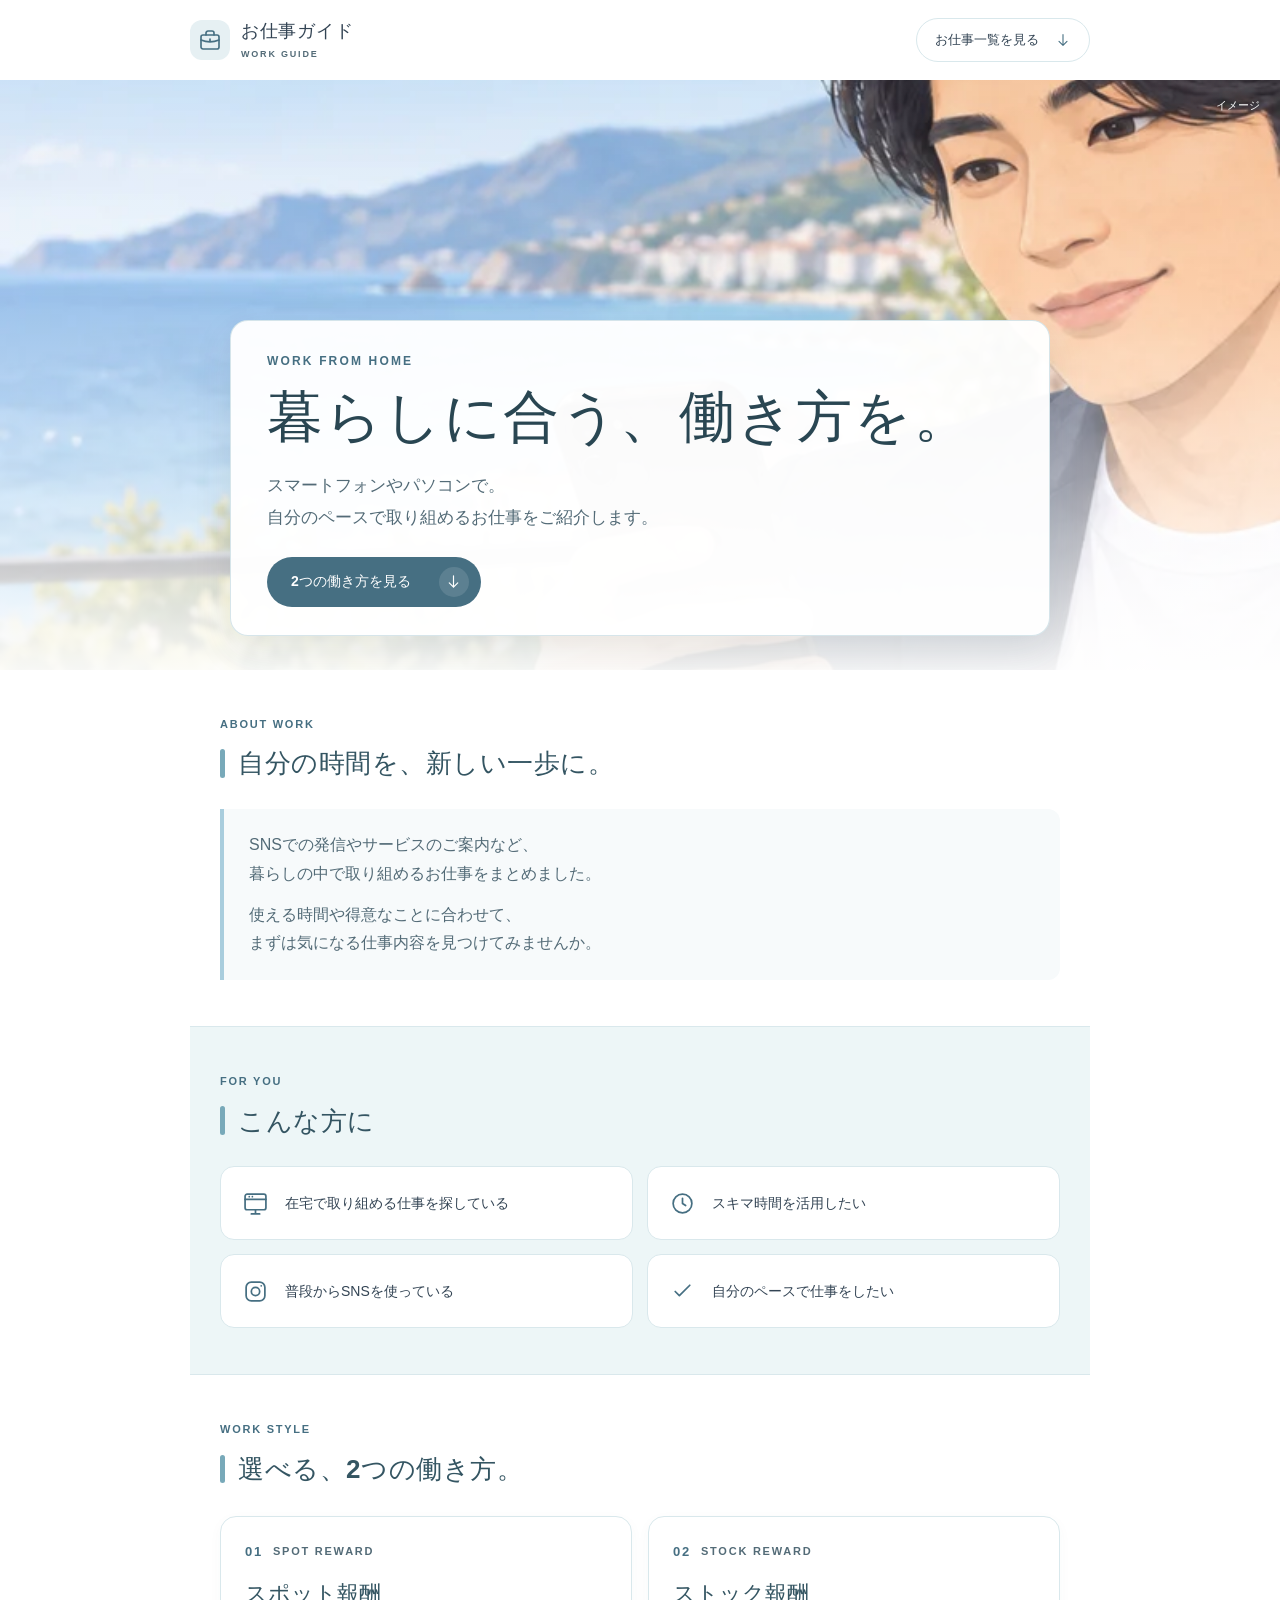
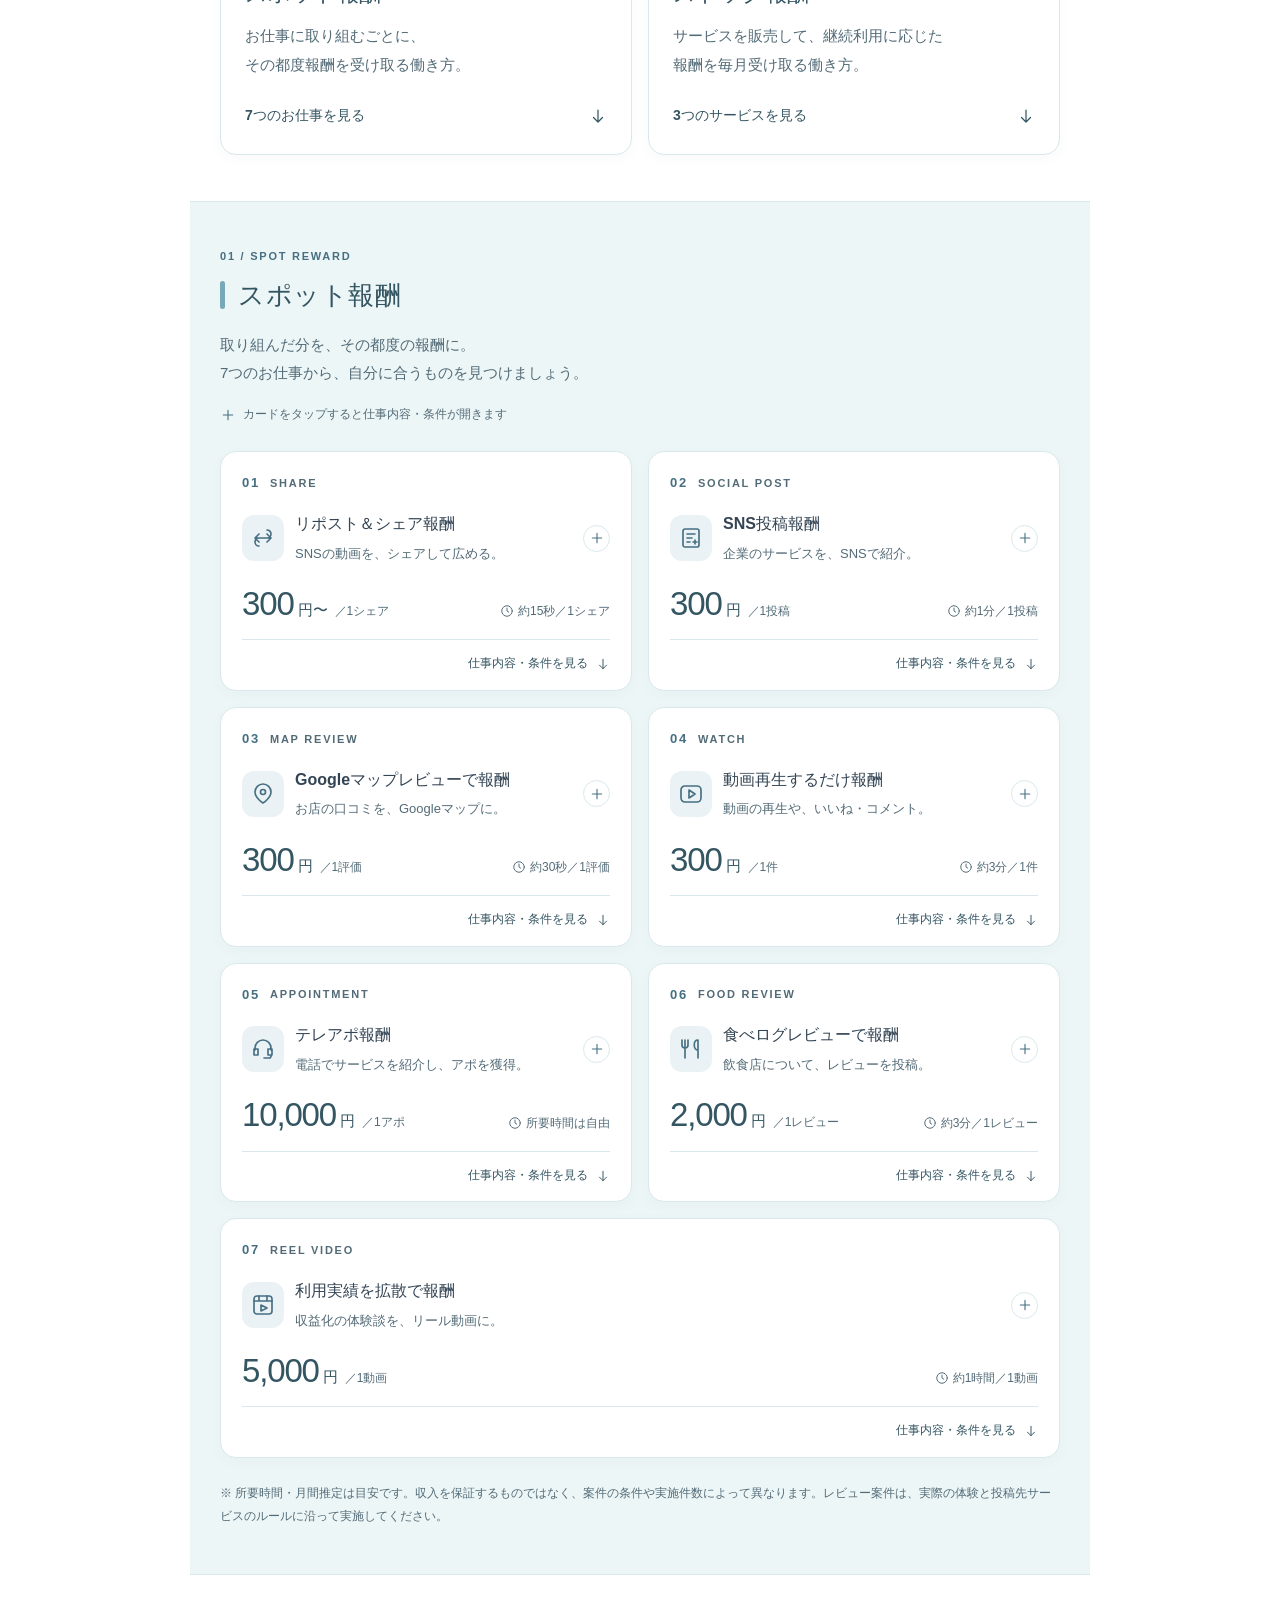
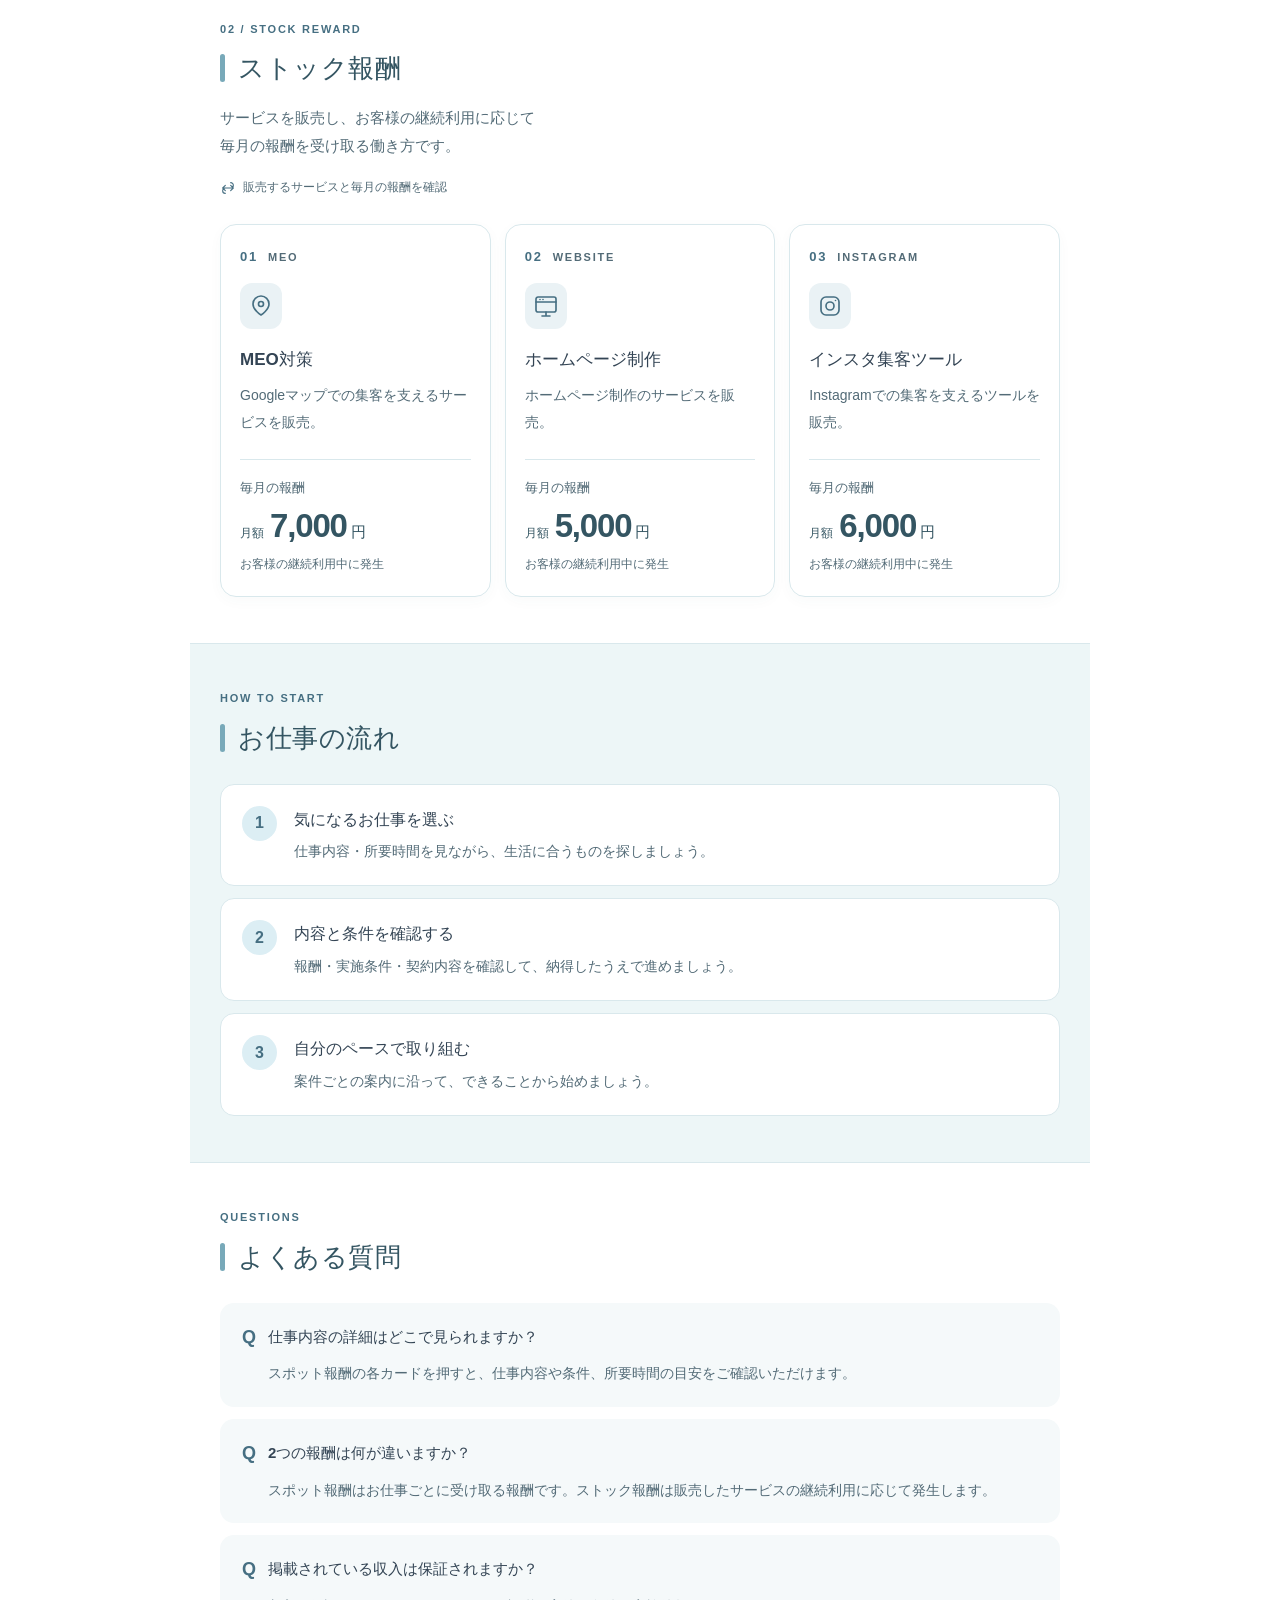
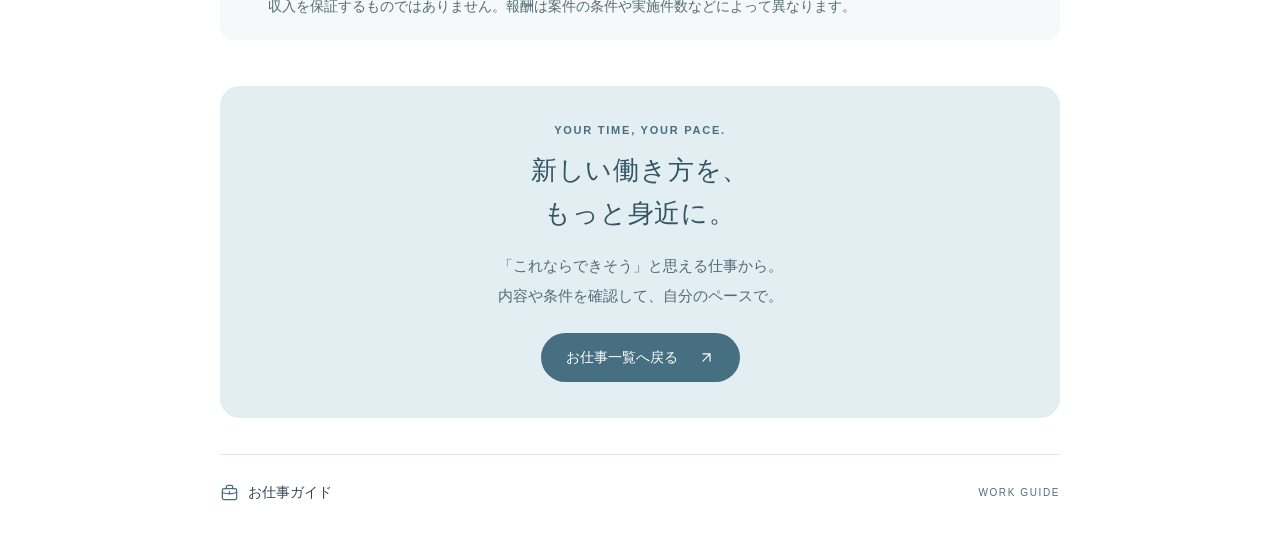
<file: index.html>
<!doctype html>
<html lang="ja">
<head>
  <meta charset="utf-8">
  <meta name="viewport" content="width=device-width,initial-scale=1">
  <meta name="theme-color" content="#466f82">
  <meta name="description" content="スポット報酬7種類とストック報酬3種類。仕事内容・報酬・所要時間を確認して、自分のペースに合う働き方を見つけるお仕事ガイドです。">
  <title>お仕事ガイド｜スポット報酬とストック報酬</title>
  <link rel="icon" href="assets/favicon.svg" type="image/svg+xml">
  <link rel="preload" href="assets/hero-lifestyle.webp?v=20260920b" as="image" media="(min-width:761px)">
  <link rel="stylesheet" href="style.css?v=20260922-soft-1">
  <script src="script.js?v=20260921-motion-1" defer></script>
</head>
<body id="top">
  <a class="skip-link" href="#works">お仕事一覧へ移動</a>
  <svg class="icon-definitions" aria-hidden="true"><defs><symbol id="i-briefcase" viewBox="0 0 24 24"><rect x="3" y="7" width="18" height="14" rx="2"/><path d="M8 7V5a2 2 0 0 1 2-2h4a2 2 0 0 1 2 2v2M3 12a24 24 0 0 0 18 0M12 11v3"/></symbol><symbol id="i-arrow" viewBox="0 0 24 24"><path d="M12 4v16m-6-6 6 6 6-6"/></symbol><symbol id="i-up" viewBox="0 0 24 24"><path d="M7 17 17 7M7 7h10v10"/></symbol><symbol id="i-share" viewBox="0 0 24 24"><path d="m8 8-4 4 4 4M4 12h12a4 4 0 0 0 0-8M16 16l4-4-4-4M20 12H8a4 4 0 0 0 0 8"/></symbol><symbol id="i-post" viewBox="0 0 24 24"><rect x="4" y="3" width="16" height="18" rx="2"/><path d="M8 8h8M8 12h5M8 16h3M16 14v4m-2-2h4"/></symbol><symbol id="i-map" viewBox="0 0 24 24"><path d="M20 10c0 6-8 11-8 11S4 16 4 10a8 8 0 1 1 16 0Z"/><circle cx="12" cy="10" r="2.5"/></symbol><symbol id="i-play" viewBox="0 0 24 24"><rect x="2" y="4" width="20" height="16" rx="4"/><path d="m10 8 6 4-6 4Z"/></symbol><symbol id="i-phone" viewBox="0 0 24 24"><path d="M4 13v-2a8 8 0 0 1 16 0v2M4 12H3v6h4v-6Zm16 0h1v6h-4v-6Zm0 6v1a2 2 0 0 1-2 2h-5"/></symbol><symbol id="i-dining" viewBox="0 0 24 24"><path d="M3 3v5a3 3 0 0 0 6 0V3M6 3v18M19 21V3c-5 0-5 10 0 10"/></symbol><symbol id="i-video" viewBox="0 0 24 24"><rect x="3" y="3" width="18" height="18" rx="3"/><path d="M3 8h18M8 3v5M16 3v5m-6 4 6 3-6 3Z"/></symbol><symbol id="i-clock" viewBox="0 0 24 24"><circle cx="12" cy="12" r="9"/><path d="M12 7v5l3 2"/></symbol><symbol id="i-plus" viewBox="0 0 24 24"><path d="M5 12h14M12 5v14"/></symbol><symbol id="i-check" viewBox="0 0 24 24"><path d="m5 12 4 4L19 6"/></symbol><symbol id="i-grid" viewBox="0 0 24 24"><rect x="3" y="3" width="7" height="7" rx="1.5"/><rect x="14" y="3" width="7" height="7" rx="1.5"/><rect x="3" y="14" width="7" height="7" rx="1.5"/><rect x="14" y="14" width="7" height="7" rx="1.5"/></symbol><symbol id="i-web" viewBox="0 0 24 24"><rect x="2" y="3" width="20" height="15" rx="2"/><path d="M8 22h8m-4-4v4M2 8h20M6 5.5h.01M9 5.5h.01"/></symbol><symbol id="i-instagram" viewBox="0 0 24 24"><rect x="3" y="3" width="18" height="18" rx="5"/><circle cx="12" cy="12" r="4"/><path d="M17.5 6.5h.01"/></symbol></defs></svg>
  <header class="site-header"><div class="header-inner"><a class="brand" href="#top" aria-label="お仕事ガイド トップへ"><span class="brand-mark"><svg class="icon" aria-hidden="true"><use href="#i-briefcase"></use></svg></span><span>お仕事ガイド<small>WORK GUIDE</small></span></a><a class="header-link" href="#works">お仕事一覧<span class="desktop-label">を見る</span><svg class="icon" aria-hidden="true"><use href="#i-arrow"></use></svg></a></div></header>
  <main>
    <section class="hero" aria-labelledby="page-title">
      <picture><source media="(max-width:760px)" srcset="assets/hero-lifestyle-sp.webp?v=20260920e" width="800" height="1150"><img class="hero-photo" src="assets/hero-lifestyle.webp?v=20260920b" width="1672" height="941" fetchpriority="high" alt="海辺のテラスで、スマートフォンを手に自分の時間を過ごす男性のイメージ"></picture>
      <div class="hero-content"><p class="hero-kicker">WORK FROM HOME</p><h1 id="page-title">暮らしに合う、<br>働き方を。</h1><p class="hero-description">スマートフォンやパソコンで。<br>自分のペースで取り組めるお仕事をご紹介します。</p><a class="primary-link" href="#works">2つの働き方を見る<span><svg class="icon" aria-hidden="true"><use href="#i-arrow"></use></svg></span></a><p class="hero-caption">YOUR TIME, YOUR PACE.</p></div><span class="photo-note">イメージ</span>
    </section>
    <div class="page-content">
    <section class="guide-section intro-section" aria-labelledby="intro-title">
      <p class="eyebrow section-label">ABOUT WORK</p>
      <h2 id="intro-title">自分の時間を、<br class="mobile-break">新しい一歩に。</h2>
      <div class="intro-panel"><p>SNSでの発信やサービスのご案内など、<br class="desktop-break">暮らしの中で取り組めるお仕事をまとめました。</p><p>使える時間や得意なことに合わせて、<br class="desktop-break">まずは気になる仕事内容を見つけてみませんか。</p></div>
    </section>
    <section class="guide-section audience-section" aria-labelledby="audience-title">
      <p class="eyebrow section-label">FOR YOU</p><h2 id="audience-title">こんな方に</h2>
      <ul class="audience-grid">
        <li><span class="audience-icon"><svg class="icon" aria-hidden="true"><use href="#i-web"></use></svg></span>在宅で取り組める仕事を探している</li>
        <li><span class="audience-icon"><svg class="icon" aria-hidden="true"><use href="#i-clock"></use></svg></span>スキマ時間を活用したい</li>
        <li><span class="audience-icon"><svg class="icon" aria-hidden="true"><use href="#i-instagram"></use></svg></span>普段からSNSを使っている</li>
        <li><span class="audience-icon"><svg class="icon" aria-hidden="true"><use href="#i-check"></use></svg></span>自分のペースで仕事をしたい</li>
      </ul>
    </section>
    <section class="work-styles section-inner" id="works" aria-labelledby="styles-title"><p class="eyebrow section-label">WORK STYLE</p><h2 id="styles-title">選べる、2つの働き方。</h2><div class="style-grid"><a class="style-card" href="#spot"><p class="eyebrow card-label"><b>01</b>SPOT REWARD</p><h3>スポット報酬</h3><p class="style-description">お仕事に取り組むごとに、<br>その都度報酬を受け取る働き方。</p><span class="style-link">7つのお仕事を見る<svg class="icon" aria-hidden="true"><use href="#i-arrow"></use></svg></span></a><a class="style-card" href="#stock"><p class="eyebrow card-label"><b>02</b>STOCK REWARD</p><h3>ストック報酬</h3><p class="style-description">サービスを販売して、継続利用に応じた<br class="desktop-break">報酬を毎月受け取る働き方。</p><span class="style-link">3つのサービスを見る<svg class="icon" aria-hidden="true"><use href="#i-arrow"></use></svg></span></a></div></section>
    <section class="catalog spot-catalog" id="spot" aria-labelledby="spot-title"><div class="section-inner"><div class="catalog-heading"><div><p class="eyebrow section-label">01 / SPOT REWARD</p><h2 id="spot-title">スポット報酬</h2><p class="section-description">取り組んだ分を、その都度の報酬に。<br>7つのお仕事から、自分に合うものを見つけましょう。</p></div><p class="catalog-note"><svg class="icon" aria-hidden="true"><use href="#i-plus"></use></svg>カードをタップすると<br>仕事内容・条件が開きます</p></div><div class="job-grid"><details class="job" name="work-detail" id="job-1">
  <summary aria-labelledby="job-1-title job-1-pay" aria-describedby="job-1-lead">
    <span class="eyebrow card-label"><b>01</b>SHARE</span>
    <span class="work-icon"><svg class="icon" aria-hidden="true"><use href="#i-share"></use></svg></span>
    <span class="job-heading"><span class="job-title" id="job-1-title">リポスト＆シェア報酬</span><span class="job-lead" id="job-1-lead">SNSの動画を、シェアして広める。</span></span>
    <span class="expand"><svg class="icon" aria-hidden="true"><use href="#i-plus"></use></svg></span>
    <span class="card-payment"><span class="pay" id="job-1-pay"><strong>300</strong><span>円〜</span><small>／1シェア</small></span><span class="time"><svg class="icon" aria-hidden="true"><use href="#i-clock"></use></svg>約15秒／1シェア</span></span>
    <span class="detail-hint"><span class="closed-label">仕事内容・条件を見る</span><span class="open-label">詳細を閉じる</span><svg class="icon" aria-hidden="true"><use href="#i-arrow"></use></svg></span>
  </summary>
  <div class="job-detail"><p>SNSの動画をシェア・紹介するお仕事です。フォロワー数など、案件条件によって報酬が変わる場合があります。</p><dl class="metrics"><div><dt>所要時間</dt><dd>約15秒</dd></div><div><dt>1シェアの報酬</dt><dd>300<span>円〜</span></dd></div><div class="monthly"><dt>月間推定の目安</dt><dd>9,000<span>円</span></dd></div></dl></div>
</details><details class="job" name="work-detail" id="job-2">
  <summary aria-labelledby="job-2-title job-2-pay" aria-describedby="job-2-lead">
    <span class="eyebrow card-label"><b>02</b>SOCIAL POST</span>
    <span class="work-icon"><svg class="icon" aria-hidden="true"><use href="#i-post"></use></svg></span>
    <span class="job-heading"><span class="job-title" id="job-2-title">SNS投稿報酬</span><span class="job-lead" id="job-2-lead">企業のサービスを、SNSで紹介。</span></span>
    <span class="expand"><svg class="icon" aria-hidden="true"><use href="#i-plus"></use></svg></span>
    <span class="card-payment"><span class="pay" id="job-2-pay"><strong>300</strong><span>円</span><small>／1投稿</small></span><span class="time"><svg class="icon" aria-hidden="true"><use href="#i-clock"></use></svg>約1分／1投稿</span></span>
    <span class="detail-hint"><span class="closed-label">仕事内容・条件を見る</span><span class="open-label">詳細を閉じる</span><svg class="icon" aria-hidden="true"><use href="#i-arrow"></use></svg></span>
  </summary>
  <div class="job-detail"><p>企業やサービスについて、指定された内容・表記ルールに沿ってSNSへ投稿するお仕事です。</p><dl class="metrics"><div><dt>所要時間</dt><dd>約1分</dd></div><div><dt>1投稿の報酬</dt><dd>300<span>円</span></dd></div><div class="monthly"><dt>月間推定の目安</dt><dd>18,000<span>円</span></dd></div></dl></div>
</details><details class="job" name="work-detail" id="job-3">
  <summary aria-labelledby="job-3-title job-3-pay" aria-describedby="job-3-lead">
    <span class="eyebrow card-label"><b>03</b>MAP REVIEW</span>
    <span class="work-icon"><svg class="icon" aria-hidden="true"><use href="#i-map"></use></svg></span>
    <span class="job-heading"><span class="job-title" id="job-3-title">Googleマップレビューで報酬</span><span class="job-lead" id="job-3-lead">お店の口コミを、Googleマップに。</span></span>
    <span class="expand"><svg class="icon" aria-hidden="true"><use href="#i-plus"></use></svg></span>
    <span class="card-payment"><span class="pay" id="job-3-pay"><strong>300</strong><span>円</span><small>／1評価</small></span><span class="time"><svg class="icon" aria-hidden="true"><use href="#i-clock"></use></svg>約30秒／1評価</span></span>
    <span class="detail-hint"><span class="closed-label">仕事内容・条件を見る</span><span class="open-label">詳細を閉じる</span><svg class="icon" aria-hidden="true"><use href="#i-arrow"></use></svg></span>
  </summary>
  <div class="job-detail"><p>店舗について、実際の利用体験に基づく内容をGoogleマップへ投稿する案件です。案件ごとの条件と各サービスのルールに沿って実施します。</p><dl class="metrics"><div><dt>所要時間</dt><dd>約30秒</dd></div><div><dt>1評価の報酬</dt><dd>300<span>円</span></dd></div><div class="monthly"><dt>月間推定の目安</dt><dd>18,000<span>円</span></dd></div></dl></div>
</details><details class="job" name="work-detail" id="job-4">
  <summary aria-labelledby="job-4-title job-4-pay" aria-describedby="job-4-lead">
    <span class="eyebrow card-label"><b>04</b>WATCH</span>
    <span class="work-icon"><svg class="icon" aria-hidden="true"><use href="#i-play"></use></svg></span>
    <span class="job-heading"><span class="job-title" id="job-4-title">動画再生するだけ報酬</span><span class="job-lead" id="job-4-lead">動画の再生や、いいね・コメント。</span></span>
    <span class="expand"><svg class="icon" aria-hidden="true"><use href="#i-plus"></use></svg></span>
    <span class="card-payment"><span class="pay" id="job-4-pay"><strong>300</strong><span>円</span><small>／1件</small></span><span class="time"><svg class="icon" aria-hidden="true"><use href="#i-clock"></use></svg>約3分／1件</span></span>
    <span class="detail-hint"><span class="closed-label">仕事内容・条件を見る</span><span class="open-label">詳細を閉じる</span><svg class="icon" aria-hidden="true"><use href="#i-arrow"></use></svg></span>
  </summary>
  <div class="job-detail"><p>指定されたSNSコンテンツを確認するお仕事です。いいね・コメント等が含まれる場合は、各サービスのルールと案件条件に沿って実施します。</p><dl class="metrics"><div><dt>所要時間</dt><dd>約3分</dd></div><div><dt>1件の報酬</dt><dd>300<span>円</span></dd></div><div class="monthly"><dt>月間推定の目安</dt><dd>9,000<span>円</span></dd></div></dl></div>
</details><details class="job" name="work-detail" id="job-5">
  <summary aria-labelledby="job-5-title job-5-pay" aria-describedby="job-5-lead">
    <span class="eyebrow card-label"><b>05</b>APPOINTMENT</span>
    <span class="work-icon"><svg class="icon" aria-hidden="true"><use href="#i-phone"></use></svg></span>
    <span class="job-heading"><span class="job-title" id="job-5-title">テレアポ報酬</span><span class="job-lead" id="job-5-lead">電話でサービスを紹介し、アポを獲得。</span></span>
    <span class="expand"><svg class="icon" aria-hidden="true"><use href="#i-plus"></use></svg></span>
    <span class="card-payment"><span class="pay" id="job-5-pay"><strong>10,000</strong><span>円</span><small>／1アポ</small></span><span class="time"><svg class="icon" aria-hidden="true"><use href="#i-clock"></use></svg>所要時間は自由</span></span>
    <span class="detail-hint"><span class="closed-label">仕事内容・条件を見る</span><span class="open-label">詳細を閉じる</span><svg class="icon" aria-hidden="true"><use href="#i-arrow"></use></svg></span>
  </summary>
  <div class="job-detail"><p>用意された対象リストや案内内容に沿ってサービスをご案内し、商談機会につなげるお仕事です。研修や案内マニュアルを利用して進めます。</p><dl class="metrics"><div><dt>所要時間</dt><dd>自由</dd></div><div><dt>1アポの報酬</dt><dd>10,000<span>円</span></dd></div><div class="monthly"><dt>月間推定の目安<small>※ 掲載例</small></dt><dd>900,000<span>円</span></dd></div></dl></div>
</details><details class="job" name="work-detail" id="job-6">
  <summary aria-labelledby="job-6-title job-6-pay" aria-describedby="job-6-lead">
    <span class="eyebrow card-label"><b>06</b>FOOD REVIEW</span>
    <span class="work-icon"><svg class="icon" aria-hidden="true"><use href="#i-dining"></use></svg></span>
    <span class="job-heading"><span class="job-title" id="job-6-title">食べログレビューで報酬</span><span class="job-lead" id="job-6-lead">飲食店について、レビューを投稿。</span></span>
    <span class="expand"><svg class="icon" aria-hidden="true"><use href="#i-plus"></use></svg></span>
    <span class="card-payment"><span class="pay" id="job-6-pay"><strong>2,000</strong><span>円</span><small>／1レビュー</small></span><span class="time"><svg class="icon" aria-hidden="true"><use href="#i-clock"></use></svg>約3分／1レビュー</span></span>
    <span class="detail-hint"><span class="closed-label">仕事内容・条件を見る</span><span class="open-label">詳細を閉じる</span><svg class="icon" aria-hidden="true"><use href="#i-arrow"></use></svg></span>
  </summary>
  <div class="job-detail"><p>飲食店について、実際の利用体験に基づくレビューを投稿する案件です。投稿先サービスのルールと案件条件に沿って実施します。</p><dl class="metrics"><div><dt>所要時間</dt><dd>約3分</dd></div><div><dt>1レビューの報酬</dt><dd>2,000<span>円</span></dd></div><div class="monthly"><dt>月間推定の目安</dt><dd>6,000<span>円</span></dd></div></dl></div>
</details><details class="job" name="work-detail" id="job-7">
  <summary aria-labelledby="job-7-title job-7-pay" aria-describedby="job-7-lead">
    <span class="eyebrow card-label"><b>07</b>REEL VIDEO</span>
    <span class="work-icon"><svg class="icon" aria-hidden="true"><use href="#i-video"></use></svg></span>
    <span class="job-heading"><span class="job-title" id="job-7-title">利用実績を拡散で報酬</span><span class="job-lead" id="job-7-lead">収益化の体験談を、リール動画に。</span></span>
    <span class="expand"><svg class="icon" aria-hidden="true"><use href="#i-plus"></use></svg></span>
    <span class="card-payment"><span class="pay" id="job-7-pay"><strong>5,000</strong><span>円</span><small>／1動画</small></span><span class="time"><svg class="icon" aria-hidden="true"><use href="#i-clock"></use></svg>約1時間／1動画</span></span>
    <span class="detail-hint"><span class="closed-label">仕事内容・条件を見る</span><span class="open-label">詳細を閉じる</span><svg class="icon" aria-hidden="true"><use href="#i-arrow"></use></svg></span>
  </summary>
  <div class="job-detail"><p>実際に取り組んだ体験や利用実績を、自分の言葉でリール動画として紹介するお仕事です。</p><dl class="metrics"><div><dt>所要時間</dt><dd>約1時間</dd></div><div><dt>1動画の報酬</dt><dd>5,000<span>円</span></dd></div><div class="monthly"><dt>月間推定の目安</dt><dd>40,000<span>円</span></dd></div></dl></div>
</details></div><p class="earnings-note">※ 所要時間・月間推定は目安です。収入を保証するものではなく、案件の条件や実施件数によって異なります。レビュー案件は、実際の体験と投稿先サービスのルールに沿って実施してください。</p></div></section>
    <section class="catalog stock-catalog" id="stock" aria-labelledby="stock-title"><div class="section-inner"><div class="catalog-heading"><div><p class="eyebrow section-label">02 / STOCK REWARD</p><h2 id="stock-title">ストック報酬</h2><p class="section-description">サービスを販売し、お客様の継続利用に応じて<br class="desktop-break">毎月の報酬を受け取る働き方です。</p></div><p class="catalog-note"><svg class="icon" aria-hidden="true"><use href="#i-share"></use></svg>販売するサービスと<br>毎月の報酬を確認</p></div><div class="stock-grid"><article class="stock-card"><p class="eyebrow card-label"><b>01</b>MEO</p><div class="stock-heading"><span class="work-icon"><svg class="icon" aria-hidden="true"><use href="#i-map"></use></svg></span><div><h3>MEO対策</h3><p>Googleマップでの集客を支えるサービスを販売。</p></div></div><div class="stock-payment"><p>毎月の報酬</p><div class="pay"><small>月額</small><strong>7,000</strong><span>円</span></div><p class="stock-condition">お客様の継続利用中に発生</p></div></article><article class="stock-card"><p class="eyebrow card-label"><b>02</b>WEBSITE</p><div class="stock-heading"><span class="work-icon"><svg class="icon" aria-hidden="true"><use href="#i-web"></use></svg></span><div><h3>ホームページ制作</h3><p>ホームページ制作のサービスを販売。</p></div></div><div class="stock-payment"><p>毎月の報酬</p><div class="pay"><small>月額</small><strong>5,000</strong><span>円</span></div><p class="stock-condition">お客様の継続利用中に発生</p></div></article><article class="stock-card"><p class="eyebrow card-label"><b>03</b>INSTAGRAM</p><div class="stock-heading"><span class="work-icon"><svg class="icon" aria-hidden="true"><use href="#i-instagram"></use></svg></span><div><h3>インスタ集客ツール</h3><p>Instagramでの集客を支えるツールを販売。</p></div></div><div class="stock-payment"><p>毎月の報酬</p><div class="pay"><small>月額</small><strong>6,000</strong><span>円</span></div><p class="stock-condition">お客様の継続利用中に発生</p></div></article></div></div></section>
    <section class="guide-section flow-section" aria-labelledby="flow-title">
      <p class="eyebrow section-label">HOW TO START</p><h2 id="flow-title">お仕事の流れ</h2>
      <ol class="steps">
        <li><span class="step-number">1</span><div><h3>気になるお仕事を選ぶ</h3><p>仕事内容・所要時間を見ながら、生活に合うものを探しましょう。</p></div></li>
        <li><span class="step-number">2</span><div><h3>内容と条件を確認する</h3><p>報酬・実施条件・契約内容を確認して、納得したうえで進めましょう。</p></div></li>
        <li><span class="step-number">3</span><div><h3>自分のペースで取り組む</h3><p>案件ごとの案内に沿って、できることから始めましょう。</p></div></li>
      </ol>
    </section>
    <section class="guide-section faq-section" aria-labelledby="faq-title">
      <p class="eyebrow section-label">QUESTIONS</p><h2 id="faq-title">よくある質問</h2>
      <div class="faq-list">
        <article class="faq-item"><h3><span>Q</span>仕事内容の詳細はどこで見られますか？</h3><p>スポット報酬の各カードを押すと、仕事内容や条件、所要時間の目安をご確認いただけます。</p></article>
        <article class="faq-item"><h3><span>Q</span>2つの報酬は何が違いますか？</h3><p>スポット報酬はお仕事ごとに受け取る報酬です。ストック報酬は販売したサービスの継続利用に応じて発生します。</p></article>
        <article class="faq-item"><h3><span>Q</span>掲載されている収入は保証されますか？</h3><p>収入を保証するものではありません。報酬は案件の条件や実施件数などによって異なります。</p></article>
      </div>
    </section>
    <section class="outro" aria-labelledby="outro-title"><p class="eyebrow section-label">YOUR TIME, YOUR PACE.</p><h2 id="outro-title">新しい働き方を、<br>もっと身近に。</h2><p>「これならできそう」と思える仕事から。<br>内容や条件を確認して、自分のペースで。</p><a class="outro-link" href="#works">お仕事一覧へ戻る<svg class="icon" aria-hidden="true"><use href="#i-up"></use></svg></a></section>
    </div>
  </main>
  <footer class="site-footer"><a class="footer-brand" href="#top"><svg class="icon" aria-hidden="true"><use href="#i-briefcase"></use></svg>お仕事ガイド</a><span>WORK GUIDE</span></footer>
</body>
</html>
</file>
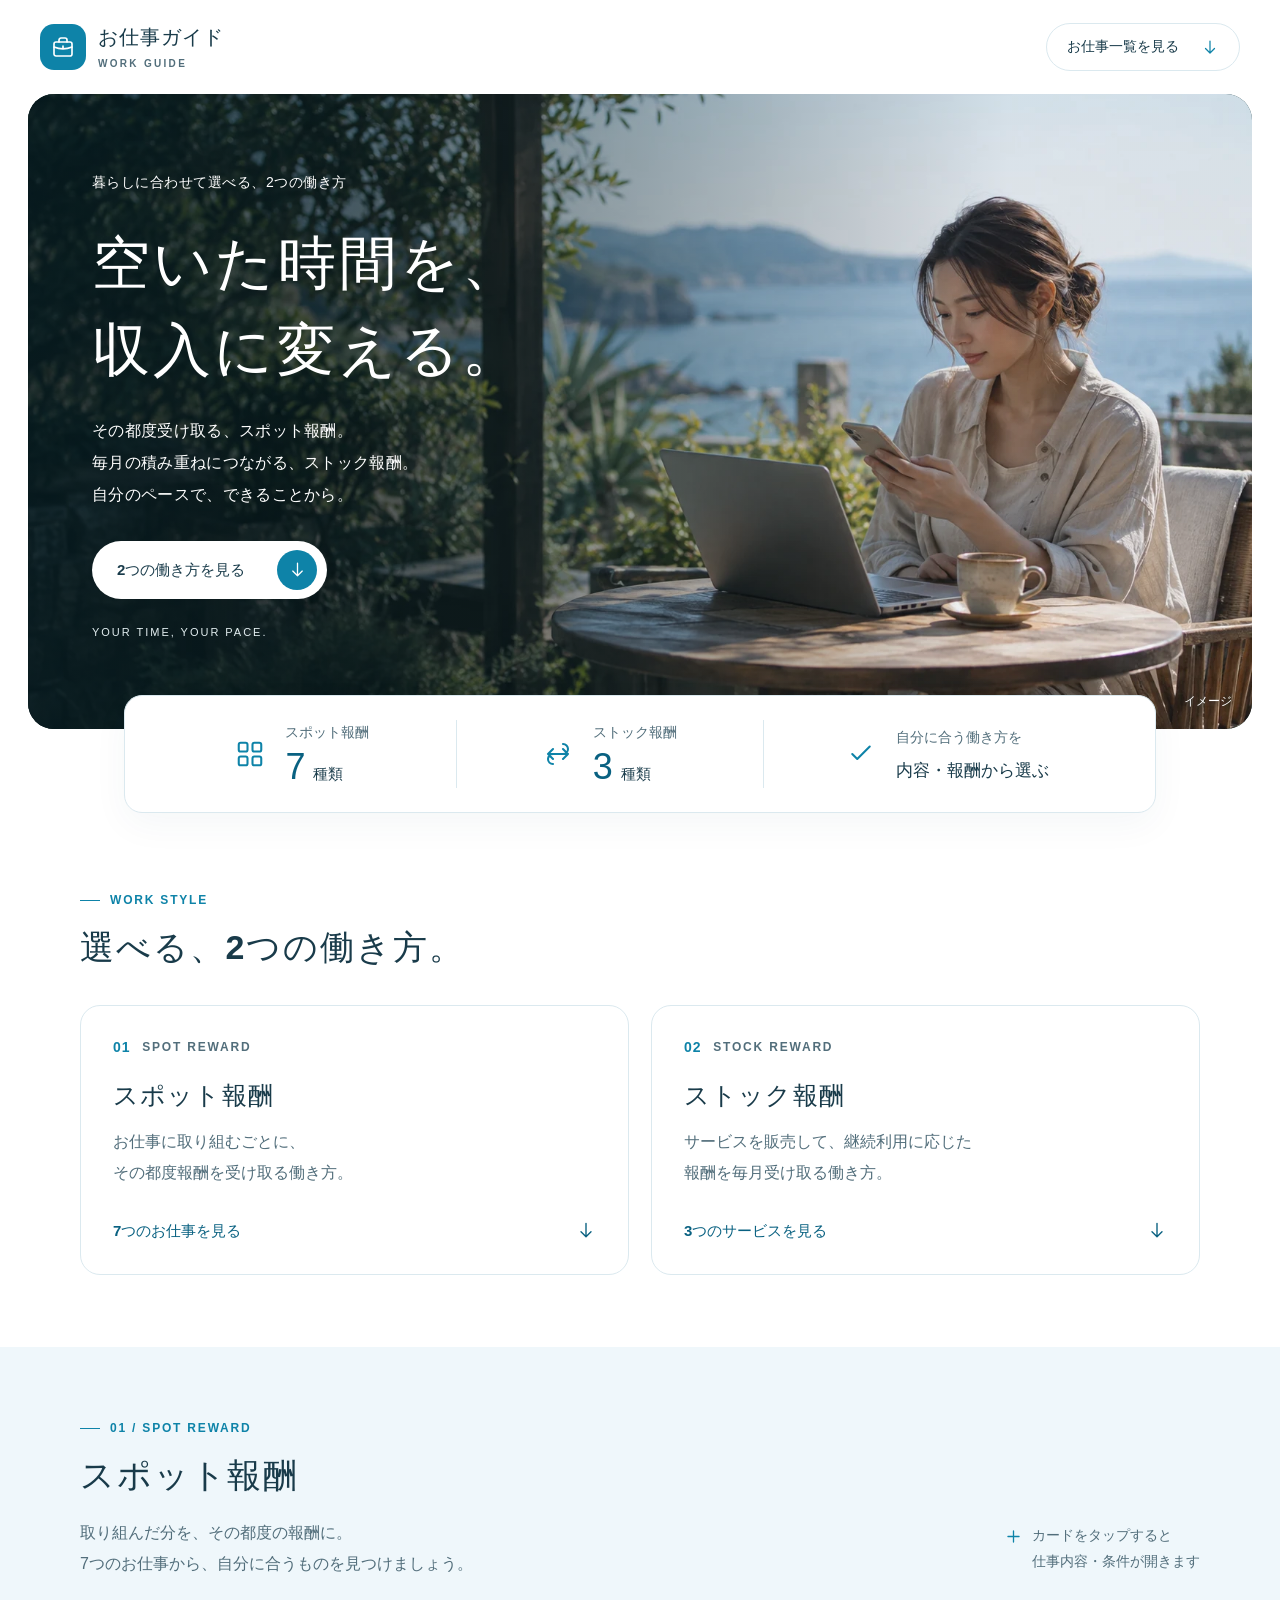
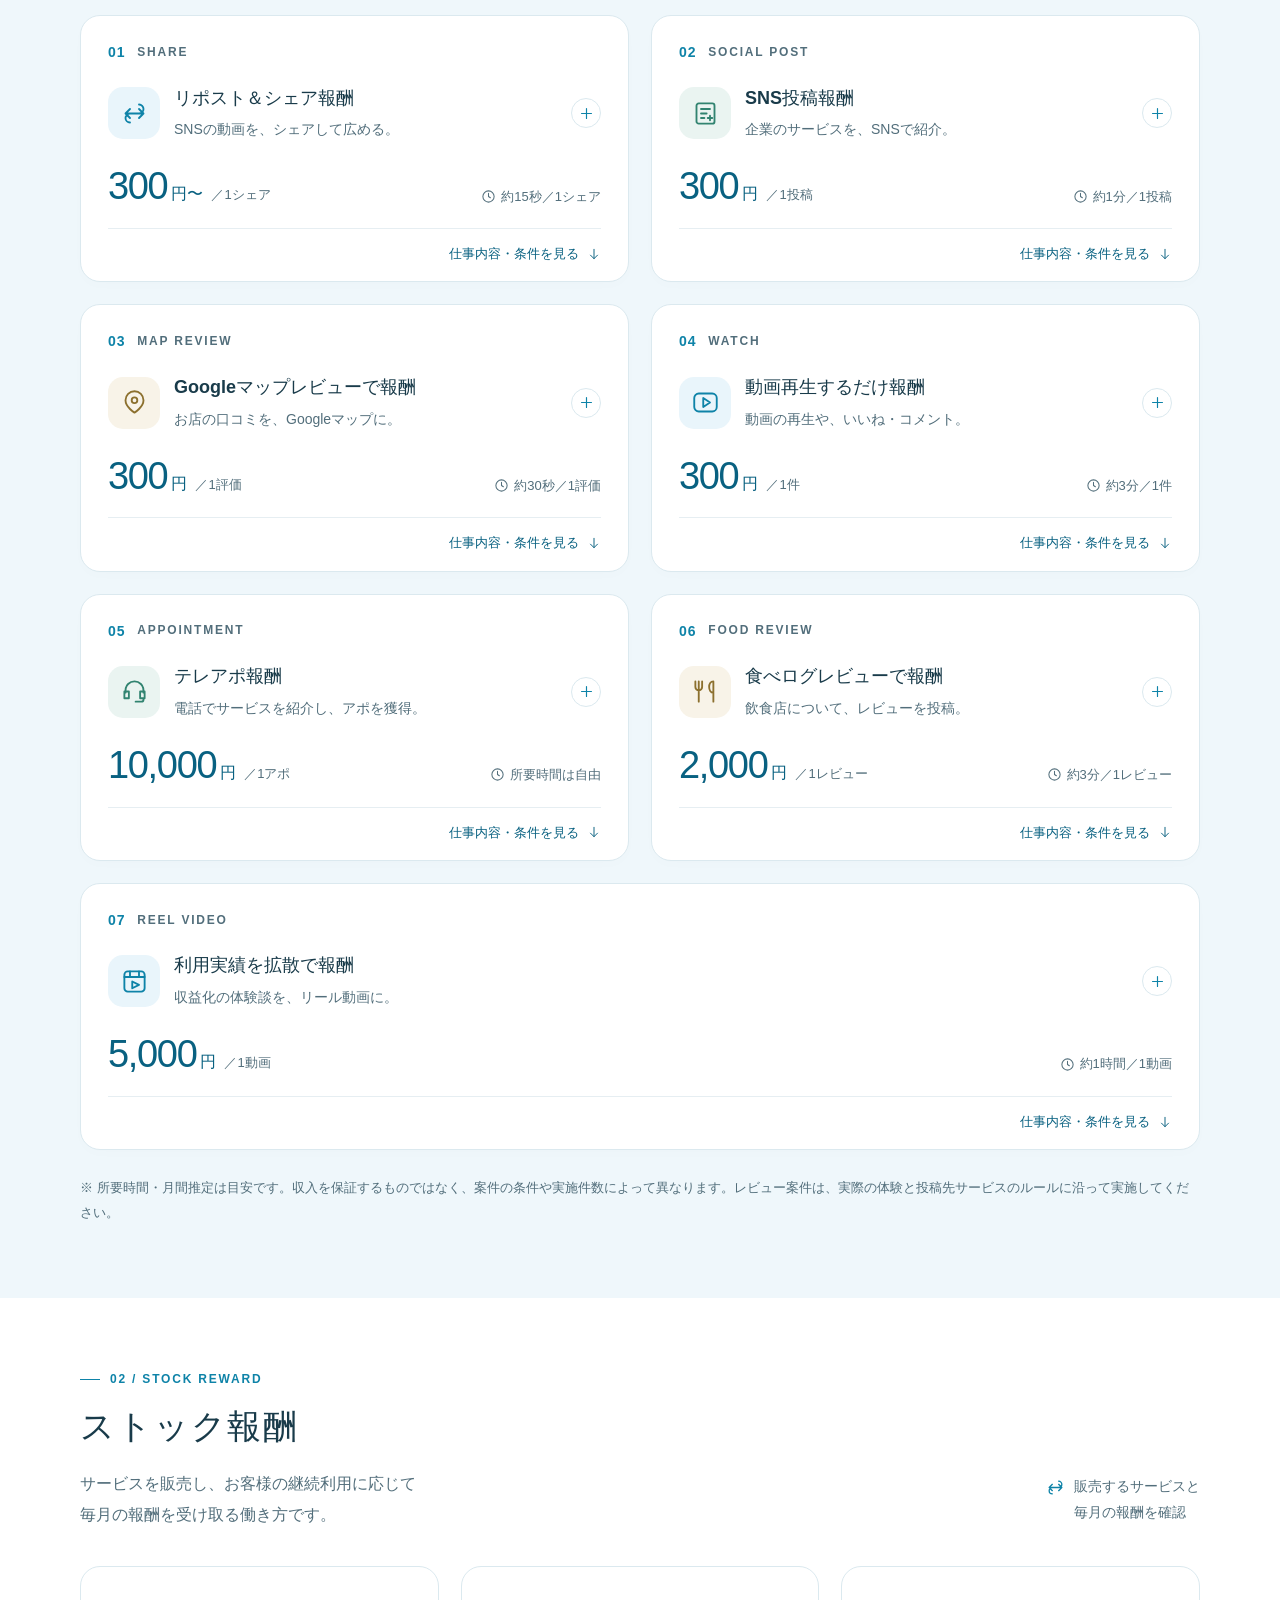
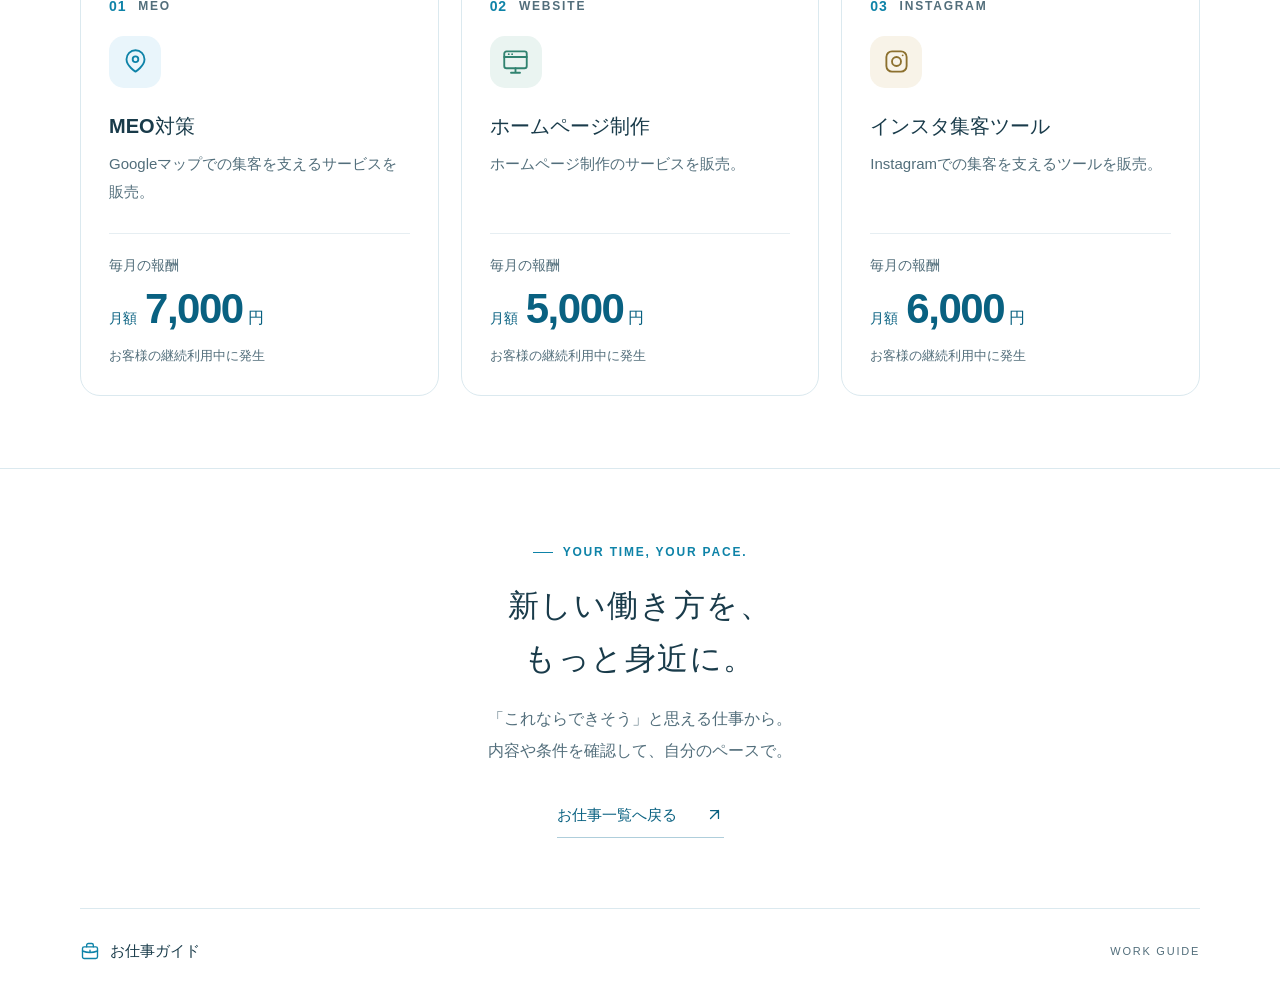
<file: お仕事ガイド_プレビュー.html>
<!doctype html>
<html lang="ja">
<head>
  <meta charset="utf-8">
  <meta name="viewport" content="width=device-width,initial-scale=1">
  <meta name="theme-color" content="#0e83a8">
  <meta name="description" content="スポット報酬7種類とストック報酬3種類。仕事内容・報酬・所要時間を確認して、自分のペースに合う働き方を見つけるお仕事ガイドです。">
  <title>お仕事ガイド｜スポット報酬とストック報酬</title>
  <link rel="icon" href="[data-uri]" type="image/svg+xml">
  <style>
:root{--blue:#0e83a8;--deep-blue:#096181;--ink:#193b4a;--muted:#526e7b;--line:#dbe9ef;--tint:#eff7fb;--radius:20px;font-family:-apple-system,BlinkMacSystemFont,"Hiragino Kaku Gothic ProN","Yu Gothic",Meiryo,sans-serif;color:var(--ink);background:#fff;font-synthesis:none}
*{box-sizing:border-box}html{scroll-behavior:smooth;scroll-padding-top:24px;-webkit-text-size-adjust:100%;text-size-adjust:100%}body{margin:0;line-height:1.8;font-size:16px;-webkit-font-smoothing:antialiased}h1,h2,h3,p,dl,dd{margin:0}a{color:inherit;text-decoration:none}button,summary,a{-webkit-tap-highlight-color:transparent}a:focus-visible,summary:focus-visible{outline:3px solid var(--blue);outline-offset:5px}svg{display:block}.icon{width:24px;height:24px;flex-shrink:0;fill:none;stroke:currentColor;stroke-width:1.65;stroke-linecap:round;stroke-linejoin:round}.icon-definitions{position:absolute;width:0;height:0;overflow:hidden}.skip-link{position:absolute;left:20px;top:-200px;z-index:100;padding:12px 20px;background:white;border:2px solid var(--blue)}.skip-link:focus{top:10px}
.header-inner{max-width:1256px;margin:auto;min-height:94px;padding:18px 28px;display:flex;justify-content:space-between;align-items:center;gap:20px}.brand{display:flex;align-items:center;gap:12px;font-size:20px;font-weight:700;letter-spacing:.045em;line-height:1.35}.brand-mark{display:grid;place-items:center;flex-shrink:0;width:46px;height:46px;border-radius:14px;background:var(--blue);color:#fff}.brand small{display:block;color:var(--muted);font:700 10px/1.5 Arial,sans-serif;letter-spacing:.23em;margin-top:5px}.header-link{display:flex;align-items:center;gap:0;min-height:46px;padding:10px 20px;border:1px solid var(--line);border-radius:99px;font-size:14px;font-weight:600}.header-link .icon{width:18px;height:18px;color:var(--blue);margin-left:22px}
.hero{position:relative;isolation:isolate;max-width:1256px;min-height:610px;margin:0 auto;background:#16383e;color:#fff;border-radius:26px;overflow:hidden}.hero-photo{position:absolute;inset:0;z-index:-2;width:100%;height:100%;object-fit:cover;object-position:center 52%}.hero::after{content:"";position:absolute;inset:0;z-index:-1;background:linear-gradient(90deg,rgba(7,32,39,.7),rgba(7,32,39,.40) 43%,rgba(7,32,39,.03) 80%)}.hero-content{padding:76px 64px 86px;max-width:750px}.hero-kicker{font-size:14px;font-weight:500;letter-spacing:.035em;margin-bottom:25px}.hero h1{font-size:clamp(38px,4.5vw,60px);line-height:1.5;letter-spacing:.055em;font-weight:700}.hero-description{font-size:16px;line-height:2;letter-spacing:.02em;margin-top:22px}.primary-link{display:inline-flex;align-items:center;justify-content:space-between;gap:32px;margin-top:30px;padding:9px 10px 9px 25px;border-radius:99px;background:#fff;color:var(--ink);font-size:15px;font-weight:700;min-height:58px;transition:transform .18s,box-shadow .18s}.primary-link>span{display:grid;place-items:center;width:40px;height:40px;border-radius:50%;background:var(--blue);color:#fff}.primary-link .icon{width:19px;height:19px}.hero-caption{font:500 11px/1.8 Arial,sans-serif;letter-spacing:.18em;color:#e3eef0;margin-top:24px}.photo-note{position:absolute;right:20px;bottom:16px;font-size:12px;text-shadow:0 1px 5px #172f35}
.facts{position:relative;display:grid;grid-template-columns:1fr 1fr 1.2fr;max-width:1032px;margin:-34px auto 0;padding:24px;background:#fff;border:1px solid var(--line);border-radius:18px;box-shadow:0 12px 36px #1941550b}.fact{display:flex;justify-content:center;align-items:center;gap:20px;padding:0 18px}.fact+.fact{border-left:1px solid var(--line)}.fact>.icon{width:30px;height:30px;color:var(--blue)}.fact span{display:block;font-size:14px;color:var(--muted)}.fact p{font-size:15px;font-weight:600;line-height:1.45}.fact strong{font:500 36px/1.2 Arial,sans-serif;color:var(--deep-blue);margin-right:8px}.fact-guide p{margin-top:9px;font-size:17px}
.section-inner{max-width:1120px;margin-left:auto;margin-right:auto}.work-styles{padding-top:78px;padding-bottom:72px;scroll-margin-top:20px}.eyebrow{font:600 12px/1.6 Arial,sans-serif;letter-spacing:.15em}.section-label{display:flex;align-items:center;gap:10px;color:var(--blue);margin-bottom:12px}.section-label::before{content:"";width:20px;height:1px;background:currentColor}.work-styles h2,.catalog h2{font-size:34px;line-height:1.5;letter-spacing:.055em;font-weight:700}.style-grid{display:grid;grid-template-columns:1fr 1fr;gap:22px;margin-top:32px}.style-card{display:flex;flex-direction:column;padding:30px 32px;border:1px solid var(--line);border-radius:var(--radius);background:#fff;transition:box-shadow .18s,border-color .18s,transform .18s}.card-label{display:flex;align-items:center;gap:12px;color:var(--muted);margin-bottom:18px}.card-label b{color:var(--blue);font-size:14px;letter-spacing:.06em}.style-card h3{font-size:25px;line-height:1.5;letter-spacing:.045em}.style-description{margin-top:12px;margin-bottom:28px;color:var(--muted);font-size:16px;line-height:1.95}.style-link{display:flex;align-items:center;justify-content:space-between;margin-top:auto;font-size:15px;font-weight:600;color:var(--deep-blue)}.style-link .icon{width:20px;height:20px}
.catalog{padding:72px 28px;scroll-margin-top:0}.spot-catalog{background:var(--tint)}.catalog-heading{display:flex;align-items:flex-end;justify-content:space-between;gap:32px;margin-bottom:36px}.section-description{font-size:16px;color:var(--muted);margin-top:16px;line-height:1.95}.catalog-note{position:relative;flex-shrink:0;padding-left:28px;font-size:14px;line-height:1.85;color:var(--muted);margin-bottom:4px}.catalog-note .icon{position:absolute;left:0;top:4px;width:19px;height:19px;color:var(--blue)}.job-grid{display:grid;grid-template-columns:repeat(2,minmax(0,1fr));align-items:start;gap:22px}.job{min-width:0;margin:0;border:1px solid var(--line);border-radius:var(--radius);background:white;box-shadow:0 4px 12px #19415503;transition:border-color .18s,box-shadow .18s}.job:last-child{grid-column:1/-1}.job[open]{border-color:#70b5cd;box-shadow:0 8px 24px #1941550a}.job summary{display:grid;grid-template-columns:52px minmax(0,1fr) 30px;gap:0 14px;list-style:none;cursor:pointer;padding:25px 27px 16px;border-radius:var(--radius)}.job summary::-webkit-details-marker{display:none}.job summary::marker{content:""}.job .card-label{grid-column:1/-1;margin-bottom:20px}.work-icon{display:grid;place-items:center;flex-shrink:0;width:52px;height:52px;border-radius:15px;color:var(--blue);background:#e9f5fb;align-self:center}.work-icon>.icon{width:27px;height:27px}.job:nth-child(3n+2) .work-icon{background:#eaf4f1;color:#318370}.job:nth-child(3n) .work-icon{background:#f8f3e8;color:#8c702e}.job-heading{display:block;min-width:0;align-self:center}.job-title{display:block;font-size:18px;font-weight:700;line-height:1.6;overflow-wrap:anywhere}.job-lead{display:block;margin-top:5px;color:var(--muted);font-size:14px;line-height:1.85}.expand{display:grid;place-items:center;align-self:center;width:30px;height:30px;border:1px solid var(--line);border-radius:50%;color:var(--blue);transition:transform .2s,background .2s}.expand>.icon{width:17px;height:17px}.job[open] .expand{transform:rotate(45deg);background:var(--blue);border-color:var(--blue);color:#fff}.card-payment{grid-column:1/-1;display:flex;flex-wrap:wrap;align-items:flex-end;justify-content:space-between;gap:12px;margin-top:23px;padding-bottom:20px;border-bottom:1px solid #e6eef2}.pay{display:flex;align-items:baseline;flex-wrap:wrap;gap:4px;line-height:1.25;color:var(--deep-blue)}.pay strong{font:500 38px/1.1 Arial,sans-serif;letter-spacing:-.035em;white-space:nowrap;font-variant-numeric:tabular-nums}.pay>span{font-size:16px;font-weight:600}.pay>small{font-size:13px;color:var(--muted);margin-left:4px}.time{display:flex;align-items:center;gap:5px;font-size:13px;color:var(--muted);padding-bottom:2px;line-height:1.5}.time .icon{width:15px;height:15px}.detail-hint{grid-column:1/-1;display:flex;justify-content:flex-end;align-items:center;gap:8px;padding-top:13px;font-size:13px;color:var(--deep-blue);font-weight:500}.detail-hint .icon{width:14px;height:14px}.open-label{display:none}.job[open] .closed-label{display:none}.job[open] .open-label{display:inline}.job[open] .detail-hint .icon{transform:rotate(180deg)}.job-detail{padding:9px 27px 27px;color:var(--muted)}.job-detail>p{font-size:16px;line-height:1.95}.metrics{display:grid;grid-template-columns:1fr 1fr;gap:10px;margin-top:20px}.metrics>div{min-width:0;background:#f5f8f9;border-radius:11px;padding:14px 16px}.metrics dt{font-size:13px;line-height:1.65;color:var(--muted);margin-bottom:5px}.metrics dd{font-size:21px;font-weight:600;line-height:1.5;color:var(--ink);overflow-wrap:anywhere}.metrics dd>span{font-size:14px;margin-left:3px}.metrics .monthly{grid-column:1/-1;display:flex;align-items:center;justify-content:space-between;gap:12px;background:#eaf6fb}.monthly dt{margin:0}.monthly dt small{display:block;font-size:12px}.monthly dd{color:var(--deep-blue);font:600 27px/1.5 Arial,sans-serif;white-space:nowrap}.earnings-note{font-size:13px;line-height:1.9;color:var(--muted);margin-top:26px}
.stock-catalog{background:#fff;border-bottom:1px solid var(--line)}.stock-grid{display:grid;grid-template-columns:repeat(3,minmax(0,1fr));gap:22px}.stock-card{display:flex;flex-direction:column;padding:28px;border:1px solid var(--line);border-radius:var(--radius)}.stock-heading .work-icon{margin-bottom:22px}.stock-card:nth-child(2) .work-icon{color:#318370;background:#eaf4f1}.stock-card:nth-child(3) .work-icon{color:#8c702e;background:#f8f3e8}.stock-heading h3{font-size:20px;line-height:1.6;font-weight:700}.stock-heading p{font-size:15px;line-height:1.9;color:var(--muted);margin-top:8px;margin-bottom:26px}.stock-payment{margin-top:auto;padding-top:20px;border-top:1px solid #e6eef2}.stock-payment>p{font-size:14px;color:var(--muted);line-height:1.7}.stock-payment .pay{margin-top:9px;gap:5px}.stock-payment .pay strong{font-size:42px;font-weight:600}.stock-payment .pay small{font-size:14px;color:var(--deep-blue);margin:0 3px 0 0}.stock-payment .stock-condition{font-size:13px;margin-top:12px}
.outro{text-align:center;padding:74px 24px 70px}.outro .section-label{justify-content:center}.outro h2{font-size:31px;line-height:1.7;letter-spacing:.05em;margin-top:18px}.outro>p:not(.eyebrow){font-size:16px;line-height:2;color:var(--muted);margin-top:18px}.outro-link{display:inline-flex;align-items:center;gap:28px;font-size:15px;font-weight:600;color:var(--deep-blue);min-height:46px;margin-top:25px;border-bottom:1px solid #afcedb}.outro-link .icon{width:19px;height:19px}.site-footer{max-width:1120px;margin:auto;padding:28px 0;display:flex;align-items:center;justify-content:space-between;gap:20px;border-top:1px solid var(--line)}.footer-brand{display:flex;align-items:center;gap:10px;font-size:15px;font-weight:600}.footer-brand .icon{width:20px;height:20px;color:var(--blue)}.site-footer>span{font:500 11px Arial,sans-serif;letter-spacing:.16em;color:var(--muted)}
@media(hover:hover){.header-link:hover{background:var(--tint);border-color:#9ecad9}.primary-link:hover{transform:translateY(-2px);box-shadow:0 8px 24px #08273126}.style-card:hover{transform:translateY(-3px);border-color:#87c2d6;box-shadow:0 8px 24px #1941550a}.job:hover{border-color:#87c2d6}.outro-link:hover{color:var(--blue)}}
@media(min-width:761px) and (max-width:1312px){.hero{margin-left:28px;margin-right:28px}}
@media(max-width:1176px){.work-styles,.site-footer{margin-left:28px;margin-right:28px}.facts{margin-left:64px;margin-right:64px}.hero-content{padding-left:44px}.fact{gap:13px;padding:0 12px}.job summary{padding-left:22px;padding-right:22px;grid-template-columns:48px minmax(0,1fr) 28px;column-gap:12px}.work-icon{width:48px;height:48px}.job-title{font-size:17px}.job-detail{padding-left:22px;padding-right:22px}.stock-card{padding:24px}.desktop-break{display:none}}
@media(max-width:900px){.catalog-heading{display:block}.catalog-note{margin-top:20px}.catalog-note br{display:none}.catalog-note .icon{top:3px}.stock-grid{gap:16px}.stock-card{padding:21px}.stock-heading h3{font-size:18px}.stock-payment .pay strong{font-size:37px}.fact-guide p{font-size:15px}}
@media(max-width:760px){
 .header-inner{min-height:80px;padding:16px 18px;gap:12px}.brand{gap:9px;font-size:17px;letter-spacing:.025em}.brand-mark{width:39px;height:39px;border-radius:12px}.brand-mark .icon{width:22px;height:22px}.brand small{font-size:9px;margin-top:4px;letter-spacing:.19em}.header-link{font-size:13px;padding:9px 13px;min-height:44px;flex-shrink:0}.header-link .icon{width:16px;height:16px;margin-left:9px}.desktop-label{display:none}
 .hero{margin:0 14px;min-height:574px;border-radius:22px}.hero-photo{object-position:64% center}.hero::after{background:linear-gradient(90deg,rgba(6,30,37,.78),rgba(6,30,37,.36)),linear-gradient(0deg,rgba(6,30,37,.28),transparent 70%)}.hero-content{padding:54px 26px 84px}.hero-kicker{font-size:12px;letter-spacing:.01em;margin-bottom:25px}.hero h1{font-size:clamp(29px,8.6vw,43px);line-height:1.55;letter-spacing:.035em}.hero-description{font-size:14px;line-height:2;margin-top:22px;letter-spacing:0}.primary-link{font-size:14px;gap:22px;padding-left:21px;margin-top:28px;min-height:56px}.primary-link>span{width:38px;height:38px}.hero-caption{font-size:10px;margin-top:22px}.photo-note{font-size:12px;bottom:13px;right:15px}
 .facts{grid-template-columns:1fr 1fr;margin:-28px 30px 0;padding:22px 12px 15px;border-radius:16px}.fact{padding:0 7px;gap:12px}.fact>.icon{width:25px;height:25px}.fact span{font-size:12px}.fact p{font-size:13px}.fact strong{font-size:32px}.fact-guide{grid-column:1/-1;border-left:0!important;border-top:1px solid var(--line);margin-top:16px;padding-top:14px;gap:7px}.fact-guide>.icon{width:19px;height:19px}.fact-guide>div{display:flex;align-items:center;flex-wrap:wrap;gap:4px 10px}.fact-guide p{font-size:12px;margin-top:0}
 .work-styles{padding-top:56px;padding-bottom:48px;margin-left:20px;margin-right:20px}.eyebrow{font-size:11px}.section-label{margin-bottom:12px}.work-styles h2,.catalog h2{font-size:27px;letter-spacing:.025em}.style-grid{grid-template-columns:1fr;gap:16px;margin-top:26px}.style-card{padding:24px;border-radius:17px}.card-label{margin-bottom:15px}.style-card h3{font-size:23px}.style-description{font-size:15px;margin-bottom:22px}.style-link{font-size:14px}
 .catalog{padding:49px 20px 43px}.catalog-heading{margin-bottom:27px}.section-description{font-size:15px;line-height:1.95;margin-top:14px}.catalog-note{font-size:12px;margin-top:18px;padding-left:23px}.catalog-note .icon{width:17px;height:17px;top:2px}.job-grid{grid-template-columns:1fr;gap:16px}.job{border-radius:17px}.job:last-child{grid-column:auto}.job summary{padding:22px 21px 15px;grid-template-columns:46px minmax(0,1fr) 28px;gap:0 11px;border-radius:17px}.job .card-label{margin-bottom:18px}.work-icon{width:46px;height:48px;border-radius:13px}.work-icon .icon{width:25px;height:25px}.job-title{font-size:16px;line-height:1.65}.job-lead{font-size:13px;line-height:1.8}.expand{width:28px;height:28px}.card-payment{margin-top:22px;padding-bottom:17px;gap:10px}.pay strong{font-size:35px}.pay>small{font-size:12px}.pay>span{font-size:15px}.time{font-size:12px}.detail-hint{font-size:12px;padding-top:12px}.job-detail{padding:8px 21px 23px}.job-detail>p{font-size:15px}.metrics{gap:8px}.metrics>div{padding:12px 13px}.metrics dd{font-size:19px}.monthly dd{font-size:25px}.earnings-note{font-size:12px;margin-top:22px}
 .stock-grid{grid-template-columns:1fr;gap:16px}.stock-card{padding:23px 22px;border-radius:17px}.stock-heading{display:flex;align-items:center;gap:14px}.stock-heading .work-icon{margin-bottom:0}.stock-heading>div{min-width:0}.stock-heading h3{font-size:18px}.stock-heading p{font-size:14px;margin:5px 0 0}.stock-payment{margin-top:22px;padding-top:17px}.stock-payment .pay strong{font-size:38px}.stock-payment .stock-condition{font-size:12px}.outro{padding:54px 20px 49px}.outro h2{font-size:27px;line-height:1.7}.outro>p:not(.eyebrow){font-size:14px}.site-footer{margin:0 20px;padding:24px 0}.footer-brand{font-size:14px}.site-footer>span{font-size:10px}
}
@media(max-width:359px){.header-inner{padding-left:14px;padding-right:14px;gap:8px}.brand{font-size:15px;gap:7px}.brand-mark{width:35px;height:35px}.header-link{font-size:12px;padding:9px 11px}.hero-content{padding-left:21px;padding-right:21px}.hero-kicker{font-size:11px}.hero-description{font-size:13px}.hero h1{font-size:29px;letter-spacing:0}.facts{margin-left:23px;margin-right:23px}.fact{gap:7px}.fact>.icon{width:21px;height:21px}.fact-guide>div{gap:2px 6px}.fact-guide span,.fact-guide p{font-size:11px}.work-styles,.site-footer{margin-left:16px;margin-right:16px}.catalog{padding-left:16px;padding-right:16px}.work-styles h2{font-size:24px}.style-card{padding:21px}.job summary{padding-left:17px;padding-right:17px;grid-template-columns:40px minmax(0,1fr) 25px;gap:0 9px}.work-icon{width:40px;height:44px}.job-title{font-size:15px}.expand{width:25px;height:25px}.job-detail{padding-left:17px;padding-right:17px}.pay strong{font-size:33px}.metrics>div{padding-left:11px;padding-right:11px}.metrics dt{font-size:12px}.monthly dd{font-size:24px}}
@media(prefers-reduced-motion:reduce){html{scroll-behavior:auto}*,*::before,*::after{animation:none!important;transition:none!important}}
@media print{.hero{min-height:300px;background:#193b4a!important;color:white!important;print-color-adjust:exact}.hero-content{padding:35px}.hero h1{font-size:36px}.hero-photo{display:none}.hero::after{display:none}.facts{margin:20px auto}.header-link,.primary-link,.detail-hint,.outro-link{display:none}.work-styles,.catalog,.outro{padding-top:30px;padding-bottom:30px}.job-grid,.stock-grid{display:block}.job,.stock-card{margin-bottom:16px;break-inside:avoid}.job-detail{display:block}.job::details-content{content-visibility:visible;height:auto}.site-footer{margin-top:20px}}

</style>
  
</head>
<body id="top">
  <a class="skip-link" href="#works">お仕事一覧へ移動</a>
  <svg class="icon-definitions" aria-hidden="true"><defs><symbol id="i-briefcase" viewBox="0 0 24 24"><rect x="3" y="7" width="18" height="14" rx="2"/><path d="M8 7V5a2 2 0 0 1 2-2h4a2 2 0 0 1 2 2v2M3 12a24 24 0 0 0 18 0M12 11v3"/></symbol><symbol id="i-arrow" viewBox="0 0 24 24"><path d="M12 4v16m-6-6 6 6 6-6"/></symbol><symbol id="i-up" viewBox="0 0 24 24"><path d="M7 17 17 7M7 7h10v10"/></symbol><symbol id="i-share" viewBox="0 0 24 24"><path d="m8 8-4 4 4 4M4 12h12a4 4 0 0 0 0-8M16 16l4-4-4-4M20 12H8a4 4 0 0 0 0 8"/></symbol><symbol id="i-post" viewBox="0 0 24 24"><rect x="4" y="3" width="16" height="18" rx="2"/><path d="M8 8h8M8 12h5M8 16h3M16 14v4m-2-2h4"/></symbol><symbol id="i-map" viewBox="0 0 24 24"><path d="M20 10c0 6-8 11-8 11S4 16 4 10a8 8 0 1 1 16 0Z"/><circle cx="12" cy="10" r="2.5"/></symbol><symbol id="i-play" viewBox="0 0 24 24"><rect x="2" y="4" width="20" height="16" rx="4"/><path d="m10 8 6 4-6 4Z"/></symbol><symbol id="i-phone" viewBox="0 0 24 24"><path d="M4 13v-2a8 8 0 0 1 16 0v2M4 12H3v6h4v-6Zm16 0h1v6h-4v-6Zm0 6v1a2 2 0 0 1-2 2h-5"/></symbol><symbol id="i-dining" viewBox="0 0 24 24"><path d="M3 3v5a3 3 0 0 0 6 0V3M6 3v18M19 21V3c-5 0-5 10 0 10"/></symbol><symbol id="i-video" viewBox="0 0 24 24"><rect x="3" y="3" width="18" height="18" rx="3"/><path d="M3 8h18M8 3v5M16 3v5m-6 4 6 3-6 3Z"/></symbol><symbol id="i-clock" viewBox="0 0 24 24"><circle cx="12" cy="12" r="9"/><path d="M12 7v5l3 2"/></symbol><symbol id="i-plus" viewBox="0 0 24 24"><path d="M5 12h14M12 5v14"/></symbol><symbol id="i-check" viewBox="0 0 24 24"><path d="m5 12 4 4L19 6"/></symbol><symbol id="i-grid" viewBox="0 0 24 24"><rect x="3" y="3" width="7" height="7" rx="1.5"/><rect x="14" y="3" width="7" height="7" rx="1.5"/><rect x="3" y="14" width="7" height="7" rx="1.5"/><rect x="14" y="14" width="7" height="7" rx="1.5"/></symbol><symbol id="i-web" viewBox="0 0 24 24"><rect x="2" y="3" width="20" height="15" rx="2"/><path d="M8 22h8m-4-4v4M2 8h20M6 5.5h.01M9 5.5h.01"/></symbol><symbol id="i-instagram" viewBox="0 0 24 24"><rect x="3" y="3" width="18" height="18" rx="5"/><circle cx="12" cy="12" r="4"/><path d="M17.5 6.5h.01"/></symbol></defs></svg>
  <header class="site-header"><div class="header-inner"><a class="brand" href="#top" aria-label="お仕事ガイド トップへ"><span class="brand-mark"><svg class="icon" aria-hidden="true"><use href="#i-briefcase"></use></svg></span><span>お仕事ガイド<small>WORK GUIDE</small></span></a><a class="header-link" href="#works">お仕事一覧<span class="desktop-label">を見る</span><svg class="icon" aria-hidden="true"><use href="#i-arrow"></use></svg></a></div></header>
  <main>
    <section class="hero" aria-labelledby="page-title">
      <img class="hero-photo" src="[data-uri]" width="1672" height="941" fetchpriority="high" alt="海辺のテラスで、スマートフォンを手に自分の時間を過ごす女性のイメージ">
      <div class="hero-content"><p class="hero-kicker">暮らしに合わせて選べる、2つの働き方</p><h1 id="page-title">空いた時間を、<br>収入に変える。</h1><p class="hero-description">その都度受け取る、スポット報酬。<br>毎月の積み重ねにつながる、ストック報酬。<br>自分のペースで、できることから。</p><a class="primary-link" href="#works">2つの働き方を見る<span><svg class="icon" aria-hidden="true"><use href="#i-arrow"></use></svg></span></a><p class="hero-caption">YOUR TIME, YOUR PACE.</p></div><span class="photo-note">イメージ</span>
    </section>
    <div class="facts" aria-label="選べるお仕事の種類"><div class="fact"><svg class="icon" aria-hidden="true"><use href="#i-grid"></use></svg><div><span>スポット報酬</span><p><strong>7</strong>種類</p></div></div><div class="fact"><svg class="icon" aria-hidden="true"><use href="#i-share"></use></svg><div><span>ストック報酬</span><p><strong>3</strong>種類</p></div></div><div class="fact fact-guide"><svg class="icon" aria-hidden="true"><use href="#i-check"></use></svg><div><span>自分に合う働き方を</span><p>内容・報酬から選ぶ</p></div></div></div>
    <section class="work-styles section-inner" id="works" aria-labelledby="styles-title"><p class="eyebrow section-label">WORK STYLE</p><h2 id="styles-title">選べる、2つの働き方。</h2><div class="style-grid"><a class="style-card" href="#spot"><p class="eyebrow card-label"><b>01</b>SPOT REWARD</p><h3>スポット報酬</h3><p class="style-description">お仕事に取り組むごとに、<br>その都度報酬を受け取る働き方。</p><span class="style-link">7つのお仕事を見る<svg class="icon" aria-hidden="true"><use href="#i-arrow"></use></svg></span></a><a class="style-card" href="#stock"><p class="eyebrow card-label"><b>02</b>STOCK REWARD</p><h3>ストック報酬</h3><p class="style-description">サービスを販売して、継続利用に応じた<br class="desktop-break">報酬を毎月受け取る働き方。</p><span class="style-link">3つのサービスを見る<svg class="icon" aria-hidden="true"><use href="#i-arrow"></use></svg></span></a></div></section>
    <section class="catalog spot-catalog" id="spot" aria-labelledby="spot-title"><div class="section-inner"><div class="catalog-heading"><div><p class="eyebrow section-label">01 / SPOT REWARD</p><h2 id="spot-title">スポット報酬</h2><p class="section-description">取り組んだ分を、その都度の報酬に。<br>7つのお仕事から、自分に合うものを見つけましょう。</p></div><p class="catalog-note"><svg class="icon" aria-hidden="true"><use href="#i-plus"></use></svg>カードをタップすると<br>仕事内容・条件が開きます</p></div><div class="job-grid"><details class="job" name="work-detail" id="job-1">
  <summary aria-labelledby="job-1-title job-1-pay" aria-describedby="job-1-lead">
    <span class="eyebrow card-label"><b>01</b>SHARE</span>
    <span class="work-icon"><svg class="icon" aria-hidden="true"><use href="#i-share"></use></svg></span>
    <span class="job-heading"><span class="job-title" id="job-1-title">リポスト＆シェア報酬</span><span class="job-lead" id="job-1-lead">SNSの動画を、シェアして広める。</span></span>
    <span class="expand"><svg class="icon" aria-hidden="true"><use href="#i-plus"></use></svg></span>
    <span class="card-payment"><span class="pay" id="job-1-pay"><strong>300</strong><span>円〜</span><small>／1シェア</small></span><span class="time"><svg class="icon" aria-hidden="true"><use href="#i-clock"></use></svg>約15秒／1シェア</span></span>
    <span class="detail-hint"><span class="closed-label">仕事内容・条件を見る</span><span class="open-label">詳細を閉じる</span><svg class="icon" aria-hidden="true"><use href="#i-arrow"></use></svg></span>
  </summary>
  <div class="job-detail"><p>SNSの動画をシェア・紹介するお仕事です。フォロワー数など、案件条件によって報酬が変わる場合があります。</p><dl class="metrics"><div><dt>所要時間</dt><dd>約15秒</dd></div><div><dt>1シェアの報酬</dt><dd>300<span>円〜</span></dd></div><div class="monthly"><dt>月間推定の目安</dt><dd>9,000<span>円</span></dd></div></dl></div>
</details><details class="job" name="work-detail" id="job-2">
  <summary aria-labelledby="job-2-title job-2-pay" aria-describedby="job-2-lead">
    <span class="eyebrow card-label"><b>02</b>SOCIAL POST</span>
    <span class="work-icon"><svg class="icon" aria-hidden="true"><use href="#i-post"></use></svg></span>
    <span class="job-heading"><span class="job-title" id="job-2-title">SNS投稿報酬</span><span class="job-lead" id="job-2-lead">企業のサービスを、SNSで紹介。</span></span>
    <span class="expand"><svg class="icon" aria-hidden="true"><use href="#i-plus"></use></svg></span>
    <span class="card-payment"><span class="pay" id="job-2-pay"><strong>300</strong><span>円</span><small>／1投稿</small></span><span class="time"><svg class="icon" aria-hidden="true"><use href="#i-clock"></use></svg>約1分／1投稿</span></span>
    <span class="detail-hint"><span class="closed-label">仕事内容・条件を見る</span><span class="open-label">詳細を閉じる</span><svg class="icon" aria-hidden="true"><use href="#i-arrow"></use></svg></span>
  </summary>
  <div class="job-detail"><p>企業やサービスについて、指定された内容・表記ルールに沿ってSNSへ投稿するお仕事です。</p><dl class="metrics"><div><dt>所要時間</dt><dd>約1分</dd></div><div><dt>1投稿の報酬</dt><dd>300<span>円</span></dd></div><div class="monthly"><dt>月間推定の目安</dt><dd>18,000<span>円</span></dd></div></dl></div>
</details><details class="job" name="work-detail" id="job-3">
  <summary aria-labelledby="job-3-title job-3-pay" aria-describedby="job-3-lead">
    <span class="eyebrow card-label"><b>03</b>MAP REVIEW</span>
    <span class="work-icon"><svg class="icon" aria-hidden="true"><use href="#i-map"></use></svg></span>
    <span class="job-heading"><span class="job-title" id="job-3-title">Googleマップレビューで報酬</span><span class="job-lead" id="job-3-lead">お店の口コミを、Googleマップに。</span></span>
    <span class="expand"><svg class="icon" aria-hidden="true"><use href="#i-plus"></use></svg></span>
    <span class="card-payment"><span class="pay" id="job-3-pay"><strong>300</strong><span>円</span><small>／1評価</small></span><span class="time"><svg class="icon" aria-hidden="true"><use href="#i-clock"></use></svg>約30秒／1評価</span></span>
    <span class="detail-hint"><span class="closed-label">仕事内容・条件を見る</span><span class="open-label">詳細を閉じる</span><svg class="icon" aria-hidden="true"><use href="#i-arrow"></use></svg></span>
  </summary>
  <div class="job-detail"><p>店舗について、実際の利用体験に基づく内容をGoogleマップへ投稿する案件です。案件ごとの条件と各サービスのルールに沿って実施します。</p><dl class="metrics"><div><dt>所要時間</dt><dd>約30秒</dd></div><div><dt>1評価の報酬</dt><dd>300<span>円</span></dd></div><div class="monthly"><dt>月間推定の目安</dt><dd>18,000<span>円</span></dd></div></dl></div>
</details><details class="job" name="work-detail" id="job-4">
  <summary aria-labelledby="job-4-title job-4-pay" aria-describedby="job-4-lead">
    <span class="eyebrow card-label"><b>04</b>WATCH</span>
    <span class="work-icon"><svg class="icon" aria-hidden="true"><use href="#i-play"></use></svg></span>
    <span class="job-heading"><span class="job-title" id="job-4-title">動画再生するだけ報酬</span><span class="job-lead" id="job-4-lead">動画の再生や、いいね・コメント。</span></span>
    <span class="expand"><svg class="icon" aria-hidden="true"><use href="#i-plus"></use></svg></span>
    <span class="card-payment"><span class="pay" id="job-4-pay"><strong>300</strong><span>円</span><small>／1件</small></span><span class="time"><svg class="icon" aria-hidden="true"><use href="#i-clock"></use></svg>約3分／1件</span></span>
    <span class="detail-hint"><span class="closed-label">仕事内容・条件を見る</span><span class="open-label">詳細を閉じる</span><svg class="icon" aria-hidden="true"><use href="#i-arrow"></use></svg></span>
  </summary>
  <div class="job-detail"><p>指定されたSNSコンテンツを確認するお仕事です。いいね・コメント等が含まれる場合は、各サービスのルールと案件条件に沿って実施します。</p><dl class="metrics"><div><dt>所要時間</dt><dd>約3分</dd></div><div><dt>1件の報酬</dt><dd>300<span>円</span></dd></div><div class="monthly"><dt>月間推定の目安</dt><dd>9,000<span>円</span></dd></div></dl></div>
</details><details class="job" name="work-detail" id="job-5">
  <summary aria-labelledby="job-5-title job-5-pay" aria-describedby="job-5-lead">
    <span class="eyebrow card-label"><b>05</b>APPOINTMENT</span>
    <span class="work-icon"><svg class="icon" aria-hidden="true"><use href="#i-phone"></use></svg></span>
    <span class="job-heading"><span class="job-title" id="job-5-title">テレアポ報酬</span><span class="job-lead" id="job-5-lead">電話でサービスを紹介し、アポを獲得。</span></span>
    <span class="expand"><svg class="icon" aria-hidden="true"><use href="#i-plus"></use></svg></span>
    <span class="card-payment"><span class="pay" id="job-5-pay"><strong>10,000</strong><span>円</span><small>／1アポ</small></span><span class="time"><svg class="icon" aria-hidden="true"><use href="#i-clock"></use></svg>所要時間は自由</span></span>
    <span class="detail-hint"><span class="closed-label">仕事内容・条件を見る</span><span class="open-label">詳細を閉じる</span><svg class="icon" aria-hidden="true"><use href="#i-arrow"></use></svg></span>
  </summary>
  <div class="job-detail"><p>用意された対象リストや案内内容に沿ってサービスをご案内し、商談機会につなげるお仕事です。研修や案内マニュアルを利用して進めます。</p><dl class="metrics"><div><dt>所要時間</dt><dd>自由</dd></div><div><dt>1アポの報酬</dt><dd>10,000<span>円</span></dd></div><div class="monthly"><dt>月間推定の目安<small>※ 掲載例</small></dt><dd>900,000<span>円</span></dd></div></dl></div>
</details><details class="job" name="work-detail" id="job-6">
  <summary aria-labelledby="job-6-title job-6-pay" aria-describedby="job-6-lead">
    <span class="eyebrow card-label"><b>06</b>FOOD REVIEW</span>
    <span class="work-icon"><svg class="icon" aria-hidden="true"><use href="#i-dining"></use></svg></span>
    <span class="job-heading"><span class="job-title" id="job-6-title">食べログレビューで報酬</span><span class="job-lead" id="job-6-lead">飲食店について、レビューを投稿。</span></span>
    <span class="expand"><svg class="icon" aria-hidden="true"><use href="#i-plus"></use></svg></span>
    <span class="card-payment"><span class="pay" id="job-6-pay"><strong>2,000</strong><span>円</span><small>／1レビュー</small></span><span class="time"><svg class="icon" aria-hidden="true"><use href="#i-clock"></use></svg>約3分／1レビュー</span></span>
    <span class="detail-hint"><span class="closed-label">仕事内容・条件を見る</span><span class="open-label">詳細を閉じる</span><svg class="icon" aria-hidden="true"><use href="#i-arrow"></use></svg></span>
  </summary>
  <div class="job-detail"><p>飲食店について、実際の利用体験に基づくレビューを投稿する案件です。投稿先サービスのルールと案件条件に沿って実施します。</p><dl class="metrics"><div><dt>所要時間</dt><dd>約3分</dd></div><div><dt>1レビューの報酬</dt><dd>2,000<span>円</span></dd></div><div class="monthly"><dt>月間推定の目安</dt><dd>6,000<span>円</span></dd></div></dl></div>
</details><details class="job" name="work-detail" id="job-7">
  <summary aria-labelledby="job-7-title job-7-pay" aria-describedby="job-7-lead">
    <span class="eyebrow card-label"><b>07</b>REEL VIDEO</span>
    <span class="work-icon"><svg class="icon" aria-hidden="true"><use href="#i-video"></use></svg></span>
    <span class="job-heading"><span class="job-title" id="job-7-title">利用実績を拡散で報酬</span><span class="job-lead" id="job-7-lead">収益化の体験談を、リール動画に。</span></span>
    <span class="expand"><svg class="icon" aria-hidden="true"><use href="#i-plus"></use></svg></span>
    <span class="card-payment"><span class="pay" id="job-7-pay"><strong>5,000</strong><span>円</span><small>／1動画</small></span><span class="time"><svg class="icon" aria-hidden="true"><use href="#i-clock"></use></svg>約1時間／1動画</span></span>
    <span class="detail-hint"><span class="closed-label">仕事内容・条件を見る</span><span class="open-label">詳細を閉じる</span><svg class="icon" aria-hidden="true"><use href="#i-arrow"></use></svg></span>
  </summary>
  <div class="job-detail"><p>実際に取り組んだ体験や利用実績を、自分の言葉でリール動画として紹介するお仕事です。</p><dl class="metrics"><div><dt>所要時間</dt><dd>約1時間</dd></div><div><dt>1動画の報酬</dt><dd>5,000<span>円</span></dd></div><div class="monthly"><dt>月間推定の目安</dt><dd>40,000<span>円</span></dd></div></dl></div>
</details></div><p class="earnings-note">※ 所要時間・月間推定は目安です。収入を保証するものではなく、案件の条件や実施件数によって異なります。レビュー案件は、実際の体験と投稿先サービスのルールに沿って実施してください。</p></div></section>
    <section class="catalog stock-catalog" id="stock" aria-labelledby="stock-title"><div class="section-inner"><div class="catalog-heading"><div><p class="eyebrow section-label">02 / STOCK REWARD</p><h2 id="stock-title">ストック報酬</h2><p class="section-description">サービスを販売し、お客様の継続利用に応じて<br class="desktop-break">毎月の報酬を受け取る働き方です。</p></div><p class="catalog-note"><svg class="icon" aria-hidden="true"><use href="#i-share"></use></svg>販売するサービスと<br>毎月の報酬を確認</p></div><div class="stock-grid"><article class="stock-card"><p class="eyebrow card-label"><b>01</b>MEO</p><div class="stock-heading"><span class="work-icon"><svg class="icon" aria-hidden="true"><use href="#i-map"></use></svg></span><div><h3>MEO対策</h3><p>Googleマップでの集客を支えるサービスを販売。</p></div></div><div class="stock-payment"><p>毎月の報酬</p><div class="pay"><small>月額</small><strong>7,000</strong><span>円</span></div><p class="stock-condition">お客様の継続利用中に発生</p></div></article><article class="stock-card"><p class="eyebrow card-label"><b>02</b>WEBSITE</p><div class="stock-heading"><span class="work-icon"><svg class="icon" aria-hidden="true"><use href="#i-web"></use></svg></span><div><h3>ホームページ制作</h3><p>ホームページ制作のサービスを販売。</p></div></div><div class="stock-payment"><p>毎月の報酬</p><div class="pay"><small>月額</small><strong>5,000</strong><span>円</span></div><p class="stock-condition">お客様の継続利用中に発生</p></div></article><article class="stock-card"><p class="eyebrow card-label"><b>03</b>INSTAGRAM</p><div class="stock-heading"><span class="work-icon"><svg class="icon" aria-hidden="true"><use href="#i-instagram"></use></svg></span><div><h3>インスタ集客ツール</h3><p>Instagramでの集客を支えるツールを販売。</p></div></div><div class="stock-payment"><p>毎月の報酬</p><div class="pay"><small>月額</small><strong>6,000</strong><span>円</span></div><p class="stock-condition">お客様の継続利用中に発生</p></div></article></div></div></section>
    <section class="outro" aria-labelledby="outro-title"><p class="eyebrow section-label">YOUR TIME, YOUR PACE.</p><h2 id="outro-title">新しい働き方を、<br>もっと身近に。</h2><p>「これならできそう」と思える仕事から。<br>内容や条件を確認して、自分のペースで。</p><a class="outro-link" href="#works">お仕事一覧へ戻る<svg class="icon" aria-hidden="true"><use href="#i-up"></use></svg></a></section>
  </main>
  <footer class="site-footer"><a class="footer-brand" href="#top"><svg class="icon" aria-hidden="true"><use href="#i-briefcase"></use></svg>お仕事ガイド</a><span>WORK GUIDE</span></footer>
<script>
/* Native <details> keeps the catalogue usable even when JavaScript is disabled. */
(() => {
  const jobs = [...document.querySelectorAll('details.job')];
  // Fallback for browsers without support for the details name attribute.
  jobs.forEach((job) => {
    job.addEventListener('toggle', () => {
      if (!job.open) return;
      jobs.forEach((other) => {
        if (other !== job && other.open) other.open = false;
      });
    });
  });
})();

</script>
</body>
</html>
</file>
<file: style.css>
:root{--blue:#466f82;--deep-blue:#345562;--ink:#334454;--muted:#536b77;--line:#d9e8ec;--tint:#edf6f7;--radius:16px;font-family:-apple-system,BlinkMacSystemFont,"Hiragino Kaku Gothic ProN","Yu Gothic",Meiryo,sans-serif;color:var(--ink);background:#fff;font-synthesis:none}
*{box-sizing:border-box}html{scroll-behavior:smooth;scroll-padding-top:24px;-webkit-text-size-adjust:100%;text-size-adjust:100%}body{margin:0;line-height:1.8;font-size:16px;-webkit-font-smoothing:antialiased}h1,h2,h3,p,dl,dd{margin:0}a{color:inherit;text-decoration:none}a,summary{-webkit-tap-highlight-color:transparent}a:focus-visible,summary:focus-visible{outline:3px solid var(--blue);outline-offset:5px}svg{display:block}.icon{width:24px;height:24px;flex-shrink:0;fill:none;stroke:currentColor;stroke-width:1.65;stroke-linecap:round;stroke-linejoin:round}.icon-definitions{position:absolute;width:0;height:0;overflow:hidden}.skip-link{position:absolute;left:20px;top:-200px;z-index:100;padding:12px 20px;background:#fff;border:2px solid var(--blue)}.skip-link:focus{top:10px}
.header-inner{max-width:960px;margin:auto;min-height:80px;padding:16px 30px;display:flex;justify-content:space-between;align-items:center;gap:20px}.brand{display:flex;align-items:center;gap:11px;font-size:18px;font-weight:700;letter-spacing:.04em;line-height:1.4}.brand-mark{display:grid;place-items:center;flex-shrink:0;width:40px;height:40px;border-radius:12px;background:#e6f0f3;color:var(--blue)}.brand small{display:block;color:var(--muted);font:700 9px/1.5 Arial,sans-serif;letter-spacing:.2em;margin-top:4px}.header-link{display:flex;align-items:center;gap:0;min-height:44px;padding:9px 18px;border:1px solid var(--line);border-radius:99px;font-size:13px;font-weight:600}.header-link .icon{width:16px;height:16px;color:var(--blue);margin-left:16px}
.hero{position:relative;isolation:isolate;min-height:570px;padding:240px 24px 34px;display:flex;align-items:flex-end;background:#ecf3f4;overflow:hidden}.hero>picture{position:absolute;inset:0;z-index:-2;display:block}.hero-photo{width:100%;height:100%;object-fit:cover;object-position:center 37%}.hero::after{content:"";position:absolute;inset:0;z-index:-1;background:linear-gradient(180deg,rgba(36,66,78,.04) 0%,rgba(241,247,248,.14) 35%,rgba(255,255,255,.95) 100%)}.hero-content{width:100%;max-width:820px;margin:0 auto;padding:30px 36px 28px;background:rgba(255,255,255,.96);border:1px solid rgba(120,169,185,.3);border-radius:18px;box-shadow:0 14px 38px rgba(38,66,78,.1)}.hero-kicker{color:var(--blue);font:700 12px/1.7 Arial,sans-serif;letter-spacing:.18em;margin-bottom:10px}.hero h1{color:#294652;font-size:clamp(38px,4.6vw,56px);line-height:1.3;letter-spacing:.04em;font-weight:800}.hero h1 br{display:none}.hero-description{color:var(--muted);font-size:17px;line-height:1.9;margin-top:16px}.primary-link{display:inline-flex;align-items:center;justify-content:space-between;gap:28px;margin-top:22px;padding:10px 12px 10px 24px;border-radius:99px;background:var(--blue);color:#fff;font-size:14px;font-weight:700;min-height:50px;transition:transform .18s,background-color .18s,box-shadow .18s}.primary-link>span{display:grid;place-items:center;width:30px;height:30px;border-radius:50%;background:#ffffff1f}.primary-link .icon{width:17px;height:17px}.hero-caption{display:none}.photo-note{position:absolute;right:20px;top:16px;color:white;font-size:11px;text-shadow:0 1px 5px #172f35}
.page-content{max-width:900px;margin:auto}.section-inner{max-width:100%;margin-left:auto;margin-right:auto}.guide-section,.work-styles,.catalog{padding:46px 30px;border-top:1px solid var(--line);scroll-margin-top:0}.intro-section{border-top:0}.eyebrow{font:700 11px/1.6 Arial,sans-serif;letter-spacing:.16em}.section-label{color:var(--blue);margin-bottom:10px}.guide-section h2,.work-styles h2,.catalog h2{position:relative;padding-left:18px;color:var(--deep-blue);font-size:26px;line-height:1.6;font-weight:700;letter-spacing:.02em}.guide-section h2::before,.work-styles h2::before,.catalog h2::before{content:"";position:absolute;left:0;top:.22em;width:5px;height:1.1em;border-radius:6px;background:#78a9b9}.mobile-break{display:none}.intro-panel{margin-top:24px;padding:22px 25px;background:#f7fafb;border-left:4px solid #a9cddd;border-radius:0 12px 12px 0;color:var(--muted);font-size:16px}.intro-panel p+p{margin-top:12px}.audience-section,.spot-catalog,.flow-section{background:var(--tint)}.audience-grid{list-style:none;padding:0;margin:24px 0 0;display:grid;grid-template-columns:1fr 1fr;gap:14px}.audience-grid li{display:flex;align-items:center;gap:13px;background:#fff;border:1px solid var(--line);border-radius:14px;padding:19px 17px;font-size:14px;font-weight:500}.audience-icon{display:grid;place-items:center;width:34px;height:34px;flex-shrink:0;color:var(--blue)}.audience-icon .icon{width:25px;height:25px}
.style-grid{display:grid;grid-template-columns:1fr 1fr;gap:16px;margin-top:25px}.style-card{display:flex;flex-direction:column;padding:25px 24px;border:1px solid var(--line);border-radius:var(--radius);background:#fff;box-shadow:0 4px 14px #37535e08;transition:box-shadow .2s,border-color .2s,transform .2s}.card-label{display:flex;align-items:center;gap:10px;color:var(--muted);margin-bottom:15px}.card-label b{color:var(--blue);font-size:13px}.style-card h3{font-size:22px;color:var(--deep-blue);line-height:1.5}.style-description{margin-top:12px;margin-bottom:24px;color:var(--muted);font-size:15px;line-height:1.9}.style-link{display:flex;align-items:center;justify-content:space-between;margin-top:auto;font-size:14px;font-weight:600;color:var(--deep-blue)}.style-link .icon{width:18px;height:18px}
.catalog-heading{margin-bottom:26px}.section-description{font-size:15px;color:var(--muted);margin-top:14px;line-height:1.9}.catalog-note{display:flex;align-items:center;gap:7px;font-size:12px;line-height:1.8;color:var(--muted);margin-top:16px}.catalog-note .icon{width:16px;height:16px;color:var(--blue)}.catalog-note br{display:none}.job-grid{display:grid;grid-template-columns:repeat(2,minmax(0,1fr));align-items:start;gap:16px}.job{min-width:0;margin:0;border:1px solid var(--line);border-radius:var(--radius);background:#fff;box-shadow:0 4px 14px #37535e08;transition:border-color .2s,box-shadow .2s}.job:last-child{grid-column:1/-1}.job:is([data-expanded="true"],[open]:not([data-expanded])){border-color:#8eafbd;box-shadow:0 8px 22px #37535e0d}.job summary{display:grid;grid-template-columns:42px minmax(0,1fr) 27px;gap:0 11px;list-style:none;cursor:pointer;padding:21px 21px 15px;border-radius:var(--radius)}.job summary::-webkit-details-marker{display:none}.job summary::marker{content:""}.job .card-label{grid-column:1/-1;margin-bottom:17px}.work-icon{display:grid;place-items:center;width:42px;height:46px;flex-shrink:0;border-radius:12px;color:var(--blue);background:#eaf2f5;align-self:center}.work-icon>.icon{width:24px;height:24px}.job-heading{display:block;min-width:0;align-self:center}.job-title{display:block;font-size:16px;font-weight:700;line-height:1.6;overflow-wrap:anywhere}.job-lead{display:block;margin-top:5px;color:var(--muted);font-size:13px;line-height:1.8}.expand{display:grid;place-items:center;align-self:center;width:27px;height:27px;border:1px solid var(--line);border-radius:50%;color:var(--blue)}.expand>.icon{width:16px;height:16px}.job:is([data-expanded="true"],[open]:not([data-expanded])) .expand{transform:rotate(45deg);background:var(--blue);border-color:var(--blue);color:#fff}.card-payment{grid-column:1/-1;display:flex;flex-wrap:wrap;align-items:flex-end;justify-content:space-between;gap:10px;margin-top:21px;padding-bottom:17px;border-bottom:1px solid var(--line)}.pay{display:flex;align-items:baseline;flex-wrap:wrap;gap:4px;line-height:1.3;color:var(--deep-blue)}.pay strong{font:500 33px/1.1 Arial,sans-serif;letter-spacing:-.035em;white-space:nowrap;font-variant-numeric:tabular-nums}.pay>span{font-size:15px;font-weight:600}.pay>small{font-size:12px;color:var(--muted);margin-left:3px}.time{display:flex;align-items:center;gap:4px;font-size:12px;color:var(--muted);padding-bottom:2px;line-height:1.5}.time .icon{width:14px;height:14px}.detail-hint{grid-column:1/-1;display:flex;justify-content:flex-end;align-items:center;gap:8px;padding-top:13px;font-size:12px;color:var(--deep-blue);font-weight:500}.detail-hint .icon{width:14px;height:14px}.open-label{display:none}.job:is([data-expanded="true"],[open]:not([data-expanded])) .closed-label{display:none}.job:is([data-expanded="true"],[open]:not([data-expanded])) .open-label{display:inline}.job:is([data-expanded="true"],[open]:not([data-expanded])) .detail-hint .icon{transform:rotate(180deg)}.job-detail{padding:8px 21px 23px;color:var(--muted)}.job-detail>p{font-size:15px;line-height:1.95}.metrics{display:grid;grid-template-columns:1fr 1fr;gap:8px;margin-top:20px}.metrics>div{min-width:0;background:#f5f8f9;border-radius:10px;padding:12px}.metrics dt{font-size:12px;line-height:1.65;color:var(--muted);margin-bottom:5px}.metrics dd{font-size:19px;font-weight:600;line-height:1.5;color:var(--ink);overflow-wrap:anywhere}.metrics dd>span{font-size:13px;margin-left:3px}.metrics .monthly{grid-column:1/-1;display:flex;align-items:center;justify-content:space-between;gap:12px;background:#eaf3f5}.monthly dt{margin:0}.monthly dt small{display:block;font-size:11px}.monthly dd{color:var(--deep-blue);font:600 24px/1.5 Arial,sans-serif;white-space:nowrap}.earnings-note{font-size:12px;line-height:1.9;color:var(--muted);margin-top:24px}
.stock-grid{display:grid;grid-template-columns:repeat(3,minmax(0,1fr));gap:14px}.stock-card{display:flex;flex-direction:column;padding:22px 19px;border:1px solid var(--line);border-radius:var(--radius);box-shadow:0 4px 14px #37535e08}.stock-heading .work-icon{margin-bottom:17px}.stock-heading h3{font-size:17px;line-height:1.6;font-weight:700}.stock-heading p{font-size:14px;line-height:1.9;color:var(--muted);margin-top:9px;margin-bottom:23px}.stock-payment{margin-top:auto;padding-top:17px;border-top:1px solid var(--line)}.stock-payment>p{font-size:13px;color:var(--muted);line-height:1.7}.stock-payment .pay{margin-top:9px;gap:4px}.stock-payment .pay strong{font-size:33px;font-weight:600}.stock-payment .pay small{font-size:12px;color:var(--deep-blue);margin:0 2px 0 0}.stock-payment .stock-condition{font-size:12px;margin-top:10px}
.steps{display:grid;gap:12px;list-style:none;margin:24px 0 0;padding:0}.steps li{display:flex;gap:17px;padding:21px;background:white;border:1px solid var(--line);border-radius:14px}.step-number{display:grid;place-items:center;flex-shrink:0;width:35px;height:35px;border-radius:50%;background:#dceef4;color:var(--blue);font:700 16px/1 Arial,sans-serif}.steps h3{font-size:16px;line-height:1.8}.steps p{font-size:14px;color:var(--muted);margin-top:5px}.faq-list{margin-top:24px;display:grid;gap:12px}.faq-item{background:#f5f9fa;border-radius:14px;padding:20px 22px}.faq-item h3{display:flex;gap:12px;font-size:15px;line-height:1.9}.faq-item h3 span{color:var(--blue);font:700 18px/1.6 Arial,sans-serif;flex-shrink:0}.faq-item p{font-size:14px;line-height:1.9;color:var(--muted);margin-top:9px;padding-left:26px}
.outro{margin:0 30px 36px;border-radius:20px;background:#e2eef2;text-align:center;padding:36px 24px}.outro h2{color:var(--deep-blue);font-size:26px;line-height:1.65;letter-spacing:.03em;margin-top:10px}.outro>p:not(.eyebrow){font-size:15px;line-height:2;color:var(--muted);margin-top:16px}.outro-link{display:inline-flex;align-items:center;justify-content:center;gap:20px;font-size:14px;font-weight:700;color:white;background:var(--blue);padding:12px 25px;min-height:48px;margin-top:22px;border-radius:99px}.outro-link .icon{width:17px;height:17px}.site-footer{max-width:840px;margin:auto;padding:25px 0 30px;display:flex;align-items:center;justify-content:space-between;gap:18px;border-top:1px solid var(--line)}.footer-brand{display:flex;align-items:center;gap:9px;font-size:14px;font-weight:600}.footer-brand .icon{width:19px;height:19px;color:var(--blue)}.site-footer>span{font:500 10px Arial,sans-serif;letter-spacing:.16em;color:var(--muted)}
.job.is-animating{overflow:hidden;will-change:height}.expand,.detail-hint .icon{transition:transform .3s cubic-bezier(.22,1,.36,1),background-color .2s,color .2s}.header-link,.outro-link{transition:background-color .2s,border-color .2s,color .2s,transform .16s}.primary-link:active,.header-link:active,.style-card:active,.outro-link:active{transform:translateY(1px)}
@media(hover:hover){.header-link:hover{background:var(--tint);border-color:#a9c3cf}.primary-link:hover,.outro-link:hover{background:#345562;transform:translateY(-2px);box-shadow:0 6px 18px #37535e18}.style-card:hover{transform:translateY(-2px);border-color:#8eafbd;box-shadow:0 8px 24px #37535e10}.job:hover{border-color:#8eafbd}}
@media(max-width:900px){.site-footer{margin-left:30px;margin-right:30px}.desktop-break{display:none}}
@media(max-width:760px){.header-inner{min-height:72px;padding:14px 20px}.brand{font-size:16px;gap:9px}.brand-mark{width:35px;height:35px;border-radius:10px}.brand-mark .icon{width:21px;height:21px}.header-link{padding:8px 13px;font-size:12px}.header-link .icon{margin-left:8px}.desktop-label{display:none}.hero{min-height:650px;padding:295px 20px 25px}.hero-photo{object-position:center top}.hero::after{background:linear-gradient(180deg,rgba(36,66,78,.02) 20%,rgba(243,248,249,.25) 45%,#fff 100%)}.hero-content{padding:25px 24px 26px;max-width:520px}.hero h1{font-size:clamp(34px,8vw,46px);line-height:1.4;letter-spacing:.045em}.hero h1 br{display:block}.hero-kicker{font-size:11px;margin-bottom:12px}.hero-description{font-size:15px;line-height:1.9;margin-top:15px}.primary-link{margin-top:21px;font-size:13px;gap:17px;padding-left:20px}.guide-section,.work-styles,.catalog{padding:36px 20px}.guide-section h2,.work-styles h2,.catalog h2{font-size:23px;padding-left:16px}.intro-panel{padding:18px 20px;font-size:15px;margin-top:21px}.mobile-break{display:block}.audience-grid{gap:11px;grid-template-columns:1fr;margin-top:22px}.audience-grid li{padding:15px 17px;font-size:14px}.audience-icon{width:29px;height:29px}.style-grid,.job-grid{grid-template-columns:1fr;gap:14px}.style-card{padding:24px}.style-description{margin-bottom:20px}.job:last-child{grid-column:auto}.job summary{grid-template-columns:44px minmax(0,1fr) 27px;padding:21px 20px 15px}.job-detail{padding-left:20px;padding-right:20px}.card-payment{gap:10px}.job-title{font-size:16px}.work-icon{width:44px;height:46px}.pay strong{font-size:34px}.stock-grid{grid-template-columns:1fr;gap:14px}.stock-card{padding:23px}.stock-heading{display:flex;align-items:center;gap:14px}.stock-heading .work-icon{margin-bottom:0}.stock-heading>div{min-width:0}.stock-heading h3{font-size:18px}.stock-heading p{margin:5px 0 0}.stock-payment{margin-top:20px}.stock-payment .pay strong{font-size:36px}.steps li{gap:13px;padding:18px 16px}.steps h3{font-size:15px}.steps p{font-size:13px}.faq-item{padding:18px 17px}.faq-item h3{font-size:14px}.faq-item p{font-size:13px}.outro{margin:0 20px 28px;padding:31px 20px}.outro h2{font-size:24px}.outro>p:not(.eyebrow){font-size:14px}.site-footer{margin:0 20px;padding:22px 0;gap:10px}.footer-brand{font-size:13px}.site-footer>span{font-size:9px}}
@media(max-width:359px){.header-inner{padding-left:14px;padding-right:14px;gap:8px}.brand{font-size:14px;gap:7px}.brand small{font-size:8px}.header-link{padding:8px 11px}.hero{padding-left:15px;padding-right:15px}.hero-content{padding-left:20px;padding-right:20px}.hero-description{font-size:14px}.guide-section,.work-styles,.catalog{padding-left:16px;padding-right:16px}.job summary{padding-left:16px;padding-right:16px;grid-template-columns:36px minmax(0,1fr) 25px;column-gap:9px}.work-icon{width:36px;height:42px}.work-icon>.icon{width:22px;height:22px}.job-title{font-size:15px}.expand{width:25px;height:25px}.monthly dd{font-size:22px}}
@media(prefers-reduced-motion:reduce){html{scroll-behavior:auto}*,*::before,*::after{animation:none!important;transition:none!important}.job.is-animating{will-change:auto}}
@media print{.hero{min-height:0;padding:20px}.hero>picture,.hero::after,.photo-note,.header-link,.primary-link,.detail-hint,.outro-link{display:none}.hero-content{border:0;box-shadow:none}.hero h1{font-size:34px}.guide-section,.work-styles,.catalog{padding:25px 10px}.job-grid,.stock-grid{display:block}.job,.stock-card{margin-bottom:16px;break-inside:avoid}.job-detail{display:block}.job::details-content{content-visibility:visible;height:auto}.site-footer{margin-top:20px}}
</file>
